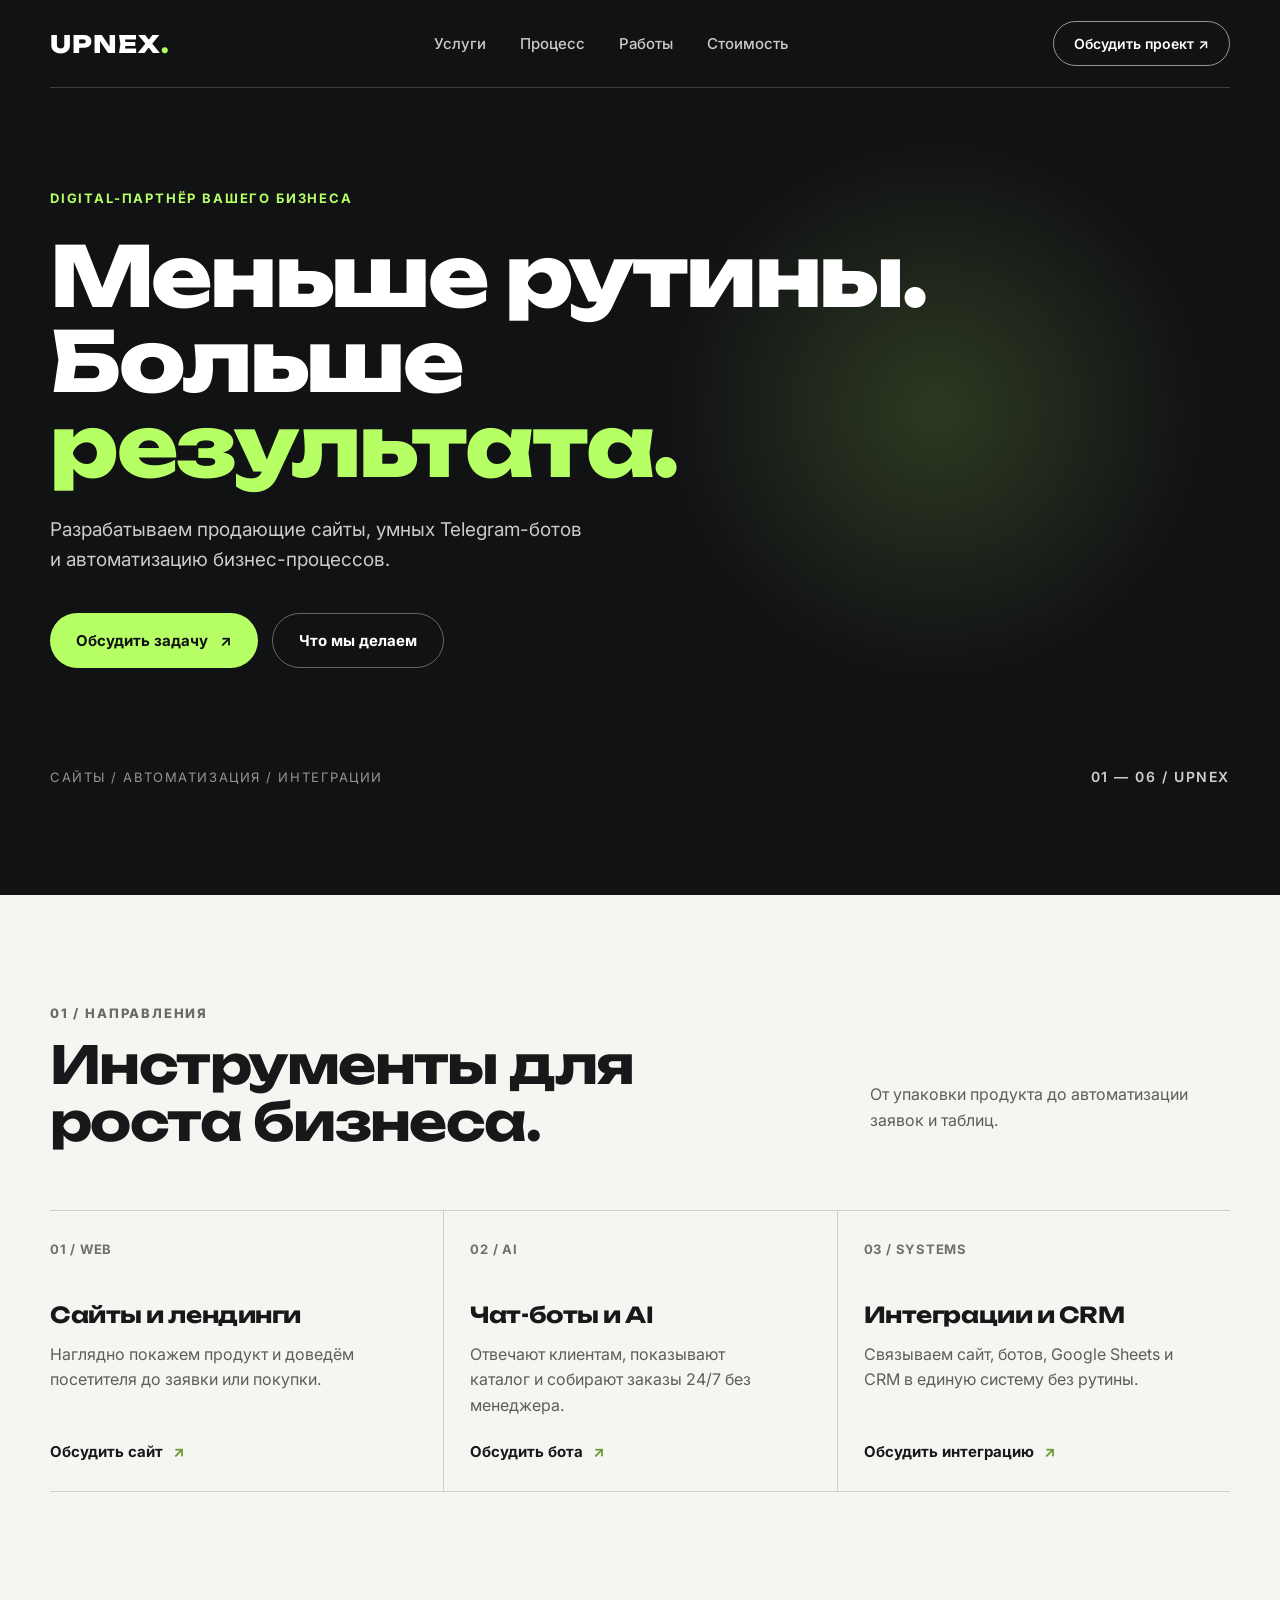
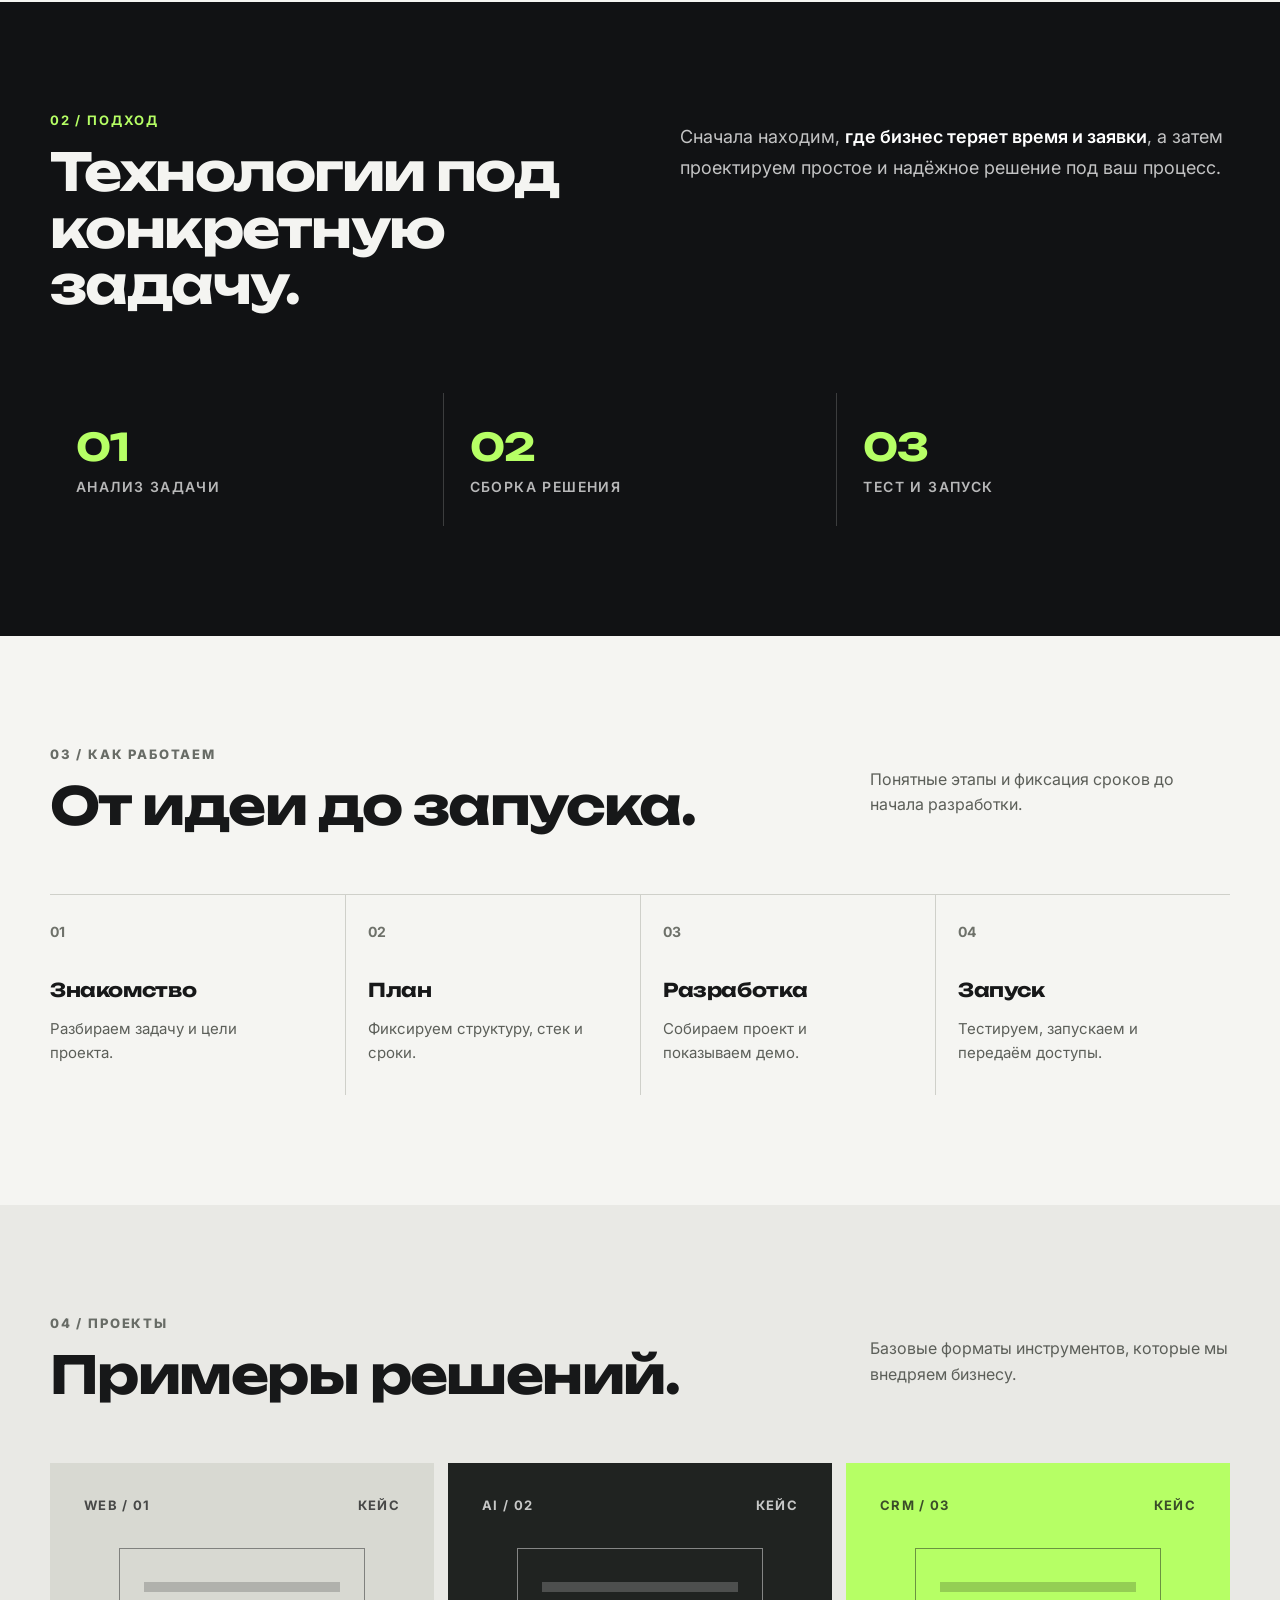
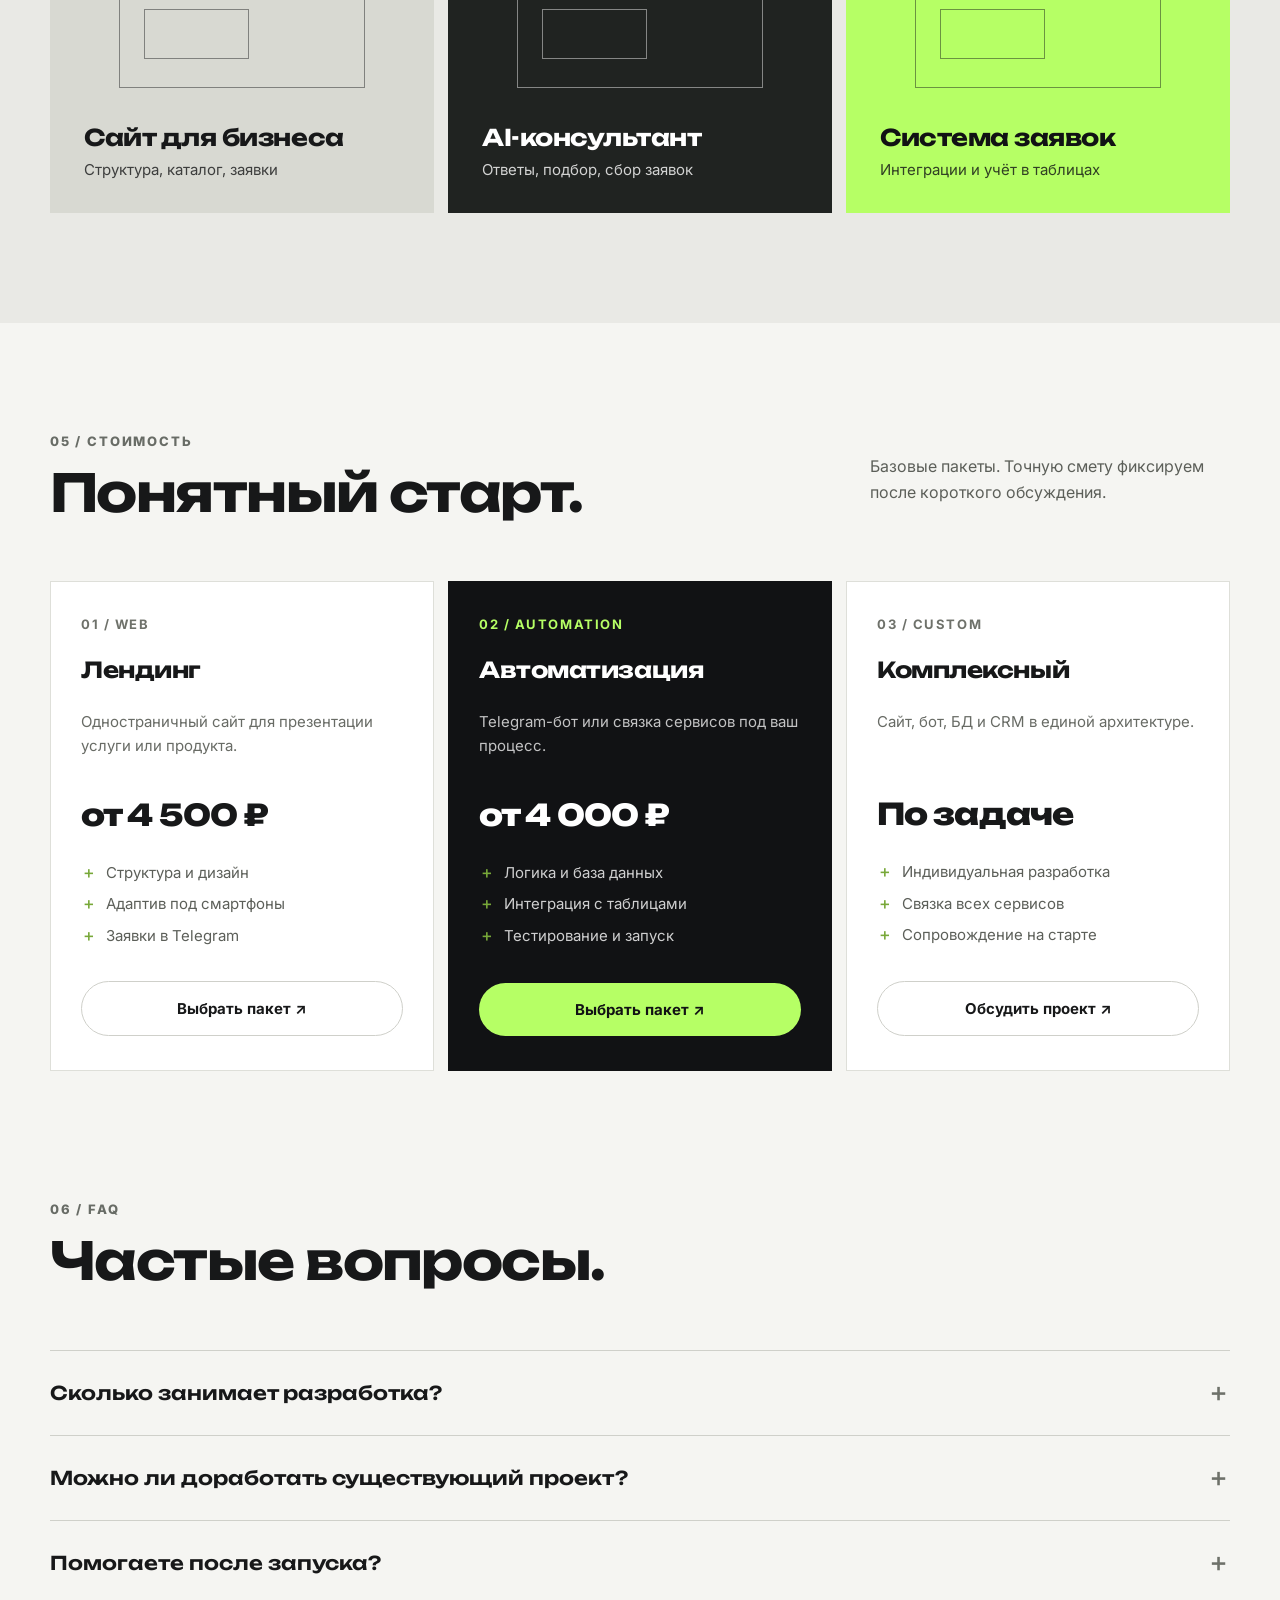
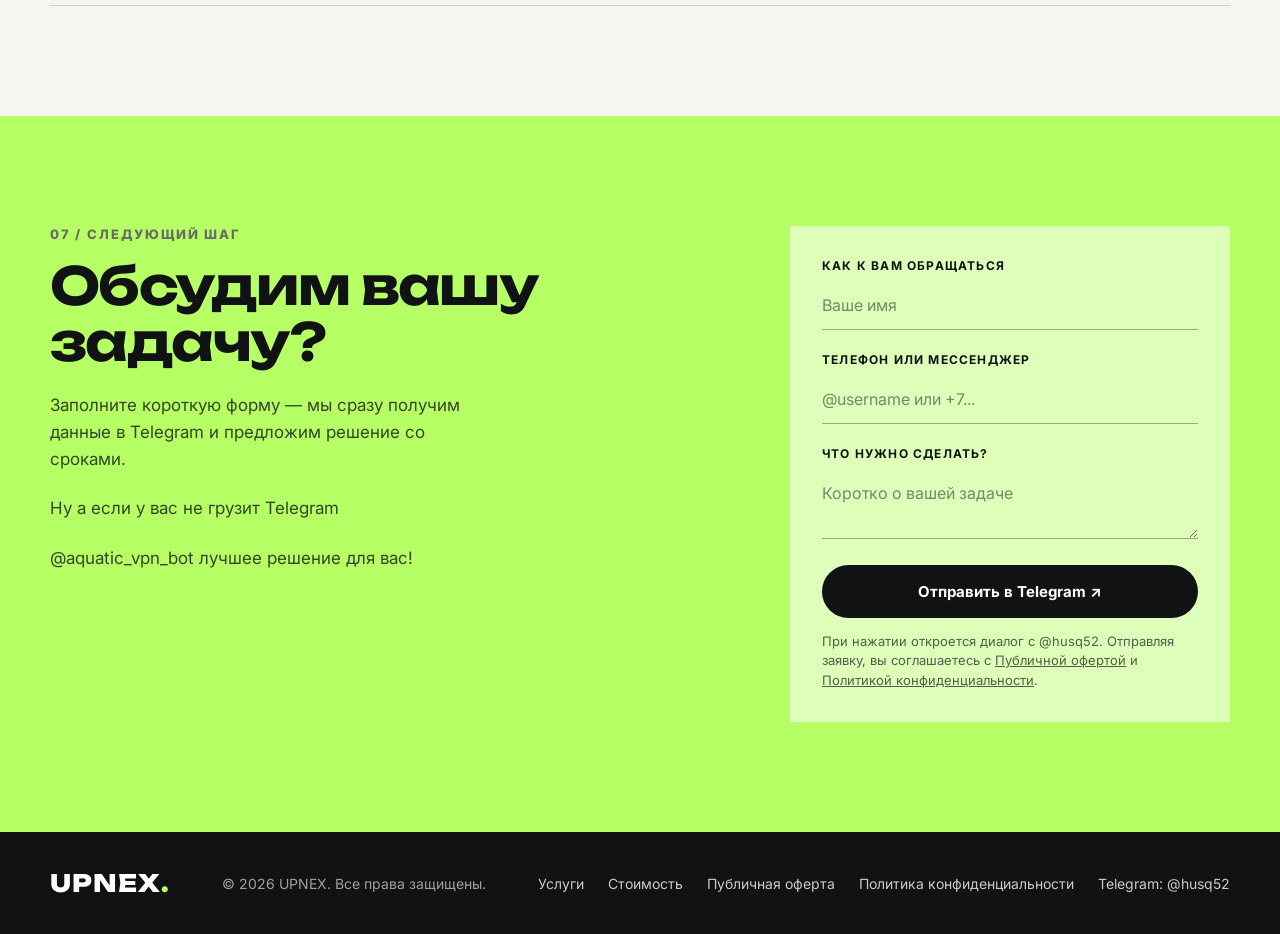
<file: index.html>
<!DOCTYPE html>
<html lang="ru">
<head>
  <meta charset="UTF-8">
  <meta name="viewport" content="width=device-width, initial-scale=1.0">

  <!-- Основные SEO-теги для Яндекса и Google -->
  <title>UPNEX — Разработка сайтов, Telegram-ботов и автоматизация бизнеса</title>
  <meta name="description" content="Команда UPNEX: разработка продающих сайтов и лендингов (от 4 500 ₽), создание Telegram-ботов с ИИ и каталогом из Google Sheets (от 4 000 ₽), базы данных SQLite и интеграция CRM под ключ.">
  <meta name="keywords" content="UPNEX, апнекс, разработка сайтов, создание сайтов под ключ, заказать лендинг, разработка телеграм ботов, создание тг ботов, чат-бот с ИИ, бот с каталогом Google Sheets, создание БД SQLite, интеграция CRM, автоматизация бизнеса, автоматизация заявок">
  <meta name="author" content="UPNEX">
  <meta name="robots" content="index, follow">
  <link rel="canonical" href="https://upnextech.pro/">

  <!-- Open Graph (красивое превью ссылки в Telegram, VK и мессенджерах) -->
  <meta property="og:type" content="website">
  <meta property="og:site_name" content="UPNEX">
  <meta property="og:title" content="UPNEX — Разработка сайтов, Telegram-ботов и автоматизация">
  <meta property="og:description" content="Создаём продающие сайты от 4 500 ₽, умных Telegram-ботов от 4 000 ₽ и связки с Google Sheets, SQLite и CRM без лишней рутины.">
  <meta property="og:url" content="https://upnextech.pro/">
  <meta property="og:locale" content="ru_RU">

  <!-- Карточка для Twitter / X и мессенджеров -->
  <meta name="twitter:card" content="summary_large_image">
  <meta name="twitter:title" content="UPNEX — Разработка сайтов, Telegram-ботов и автоматизация">
  <meta name="twitter:description" content="Сайты и лендинги, Telegram-боты с ИИ, интеграция Google Sheets и CRM под ключ.">

  <!-- Иконка сайта во вкладке браузера и поиске (Favicon) -->
  <link rel="icon" type="image/svg+xml" href="data:image/svg+xml,%3Csvg xmlns='http://www.w3.org/2000/svg' viewBox='0 0 100 100'%3E%3Crect width='100' height='100' rx='20' fill='%23111214'/%3E%3Cpolygon points='18,32 36,23 36,64 58,76 58,94 18,72' fill='%23ffffff'/%3E%3Cpolygon points='50,33 84,13 84,79 66,89 66,44 50,53' fill='%23b6ff65'/%3E%3C/svg%3E">

  <!-- Шрифты и стили -->
  <link rel="preconnect" href="https://fonts.googleapis.com">
  <link rel="preconnect" href="https://fonts.gstatic.com" crossorigin>
  <link href="https://fonts.googleapis.com/css2?family=Inter:wght@400;500;600;700&family=Syne:wght@700;800&family=Unbounded:wght@600;700;800&display=swap" rel="stylesheet">
  <link rel="stylesheet" href="style.css">

  <!-- Микроразметка Schema.org (JSON-LD) для поисковых систем -->
  <script type="application/ld+json">
  {
    "@context": "https://schema.org",
    "@type": "ProfessionalService",
    "name": "UPNEX",
    "url": "https://upnextech.pro/",
    "description": "Разработка сайтов, лендингов, Telegram-ботов с ИИ, баз данных SQLite и систем автоматизации бизнеса.",
    "priceRange": "3000-15000 RUB",
    "sameAs": [
      "https://t.me/husq52"
    ],
    "hasOfferCatalog": {
      "@type": "OfferCatalog",
      "name": "Услуги разработки и автоматизации UPNEX",
      "itemListElement": [
        {
          "@type": "Offer",
          "itemOffered": {
            "@type": "Service",
            "name": "Разработка одностраничного сайта (лендинга)"
          },
          "price": "4500",
          "priceCurrency": "RUB"
        },
        {
          "@type": "Offer",
          "itemOffered": {
            "@type": "Service",
            "name": "Разработка Telegram-бота и автоматизация"
          },
          "price": "4000",
          "priceCurrency": "RUB"
        },
        {
          "@type": "Offer",
          "itemOffered": {
            "@type": "Service",
            "name": "Интеграция Google Sheets, БД SQLite и CRM"
            },
          "price": "3000",
          "priceCurrency": "RUB"
        }
      ]
    }
  }
  </script>
</head>
<body>
<div id="app">
  <header>
    <div class="container nav">
      <a class="logo" href="#top">UPNEX<span>.</span></a>
      <nav class="nav-links">
        <a href="#services">Услуги</a>
        <a href="#process">Процесс</a>
        <a href="#cases">Работы</a>
        <a href="#prices">Стоимость</a>
      </nav>
      <a class="nav-cta tg-service-link" data-service="Обсуждение проекта" href="https://t.me/husq52" target="_blank" rel="noopener noreferrer">Обсудить проект ↗</a>
    </div>
  </header>

  <main id="top">
    <section class="hero">
      <div class="container">
        <div class="eyebrow">Digital-партнёр вашего бизнеса</div>
        <h1>Меньше рутины.<br>Больше <span>результата.</span></h1>
        <p class="hero-copy">Разрабатываем продающие сайты, умных Telegram-ботов и автоматизацию бизнес-процессов.</p>
        <div class="hero-actions">
          <a class="btn btn-primary tg-service-link" data-service="Консультация по задаче" href="https://t.me/husq52" target="_blank" rel="noopener noreferrer">Обсудить задачу <span>↗</span></a>
          <a class="btn btn-ghost" href="#services">Что мы делаем</a>
        </div>
        <div class="hero-bottom">
          <span>Сайты / Автоматизация / Интеграции</span>
          <span class="hero-index">01 — 06 / UPNEX</span>
        </div>
      </div>
    </section>

    <section class="section section-light" id="services">
      <div class="container">
        <div class="section-head">
          <div>
            <div class="kicker">01 / Направления</div>
            <h2>Инструменты для роста бизнеса.</h2>
          </div>
          <p class="section-intro">От упаковки продукта до автоматизации заявок и таблиц.</p>
        </div>
        <div class="services-grid">
          <article class="service">
            <div class="service-number">01 / WEB</div>
            <h3>Сайты и лендинги</h3>
            <p>Наглядно покажем продукт и доведём посетителя до заявки или покупки.</p>
            <a class="service-link tg-service-link" data-service="Сайты и лендинги" href="https://t.me/husq52" target="_blank" rel="noopener noreferrer">Обсудить сайт <span>↗</span></a>
          </article>
          <article class="service">
            <div class="service-number">02 / AI</div>
            <h3>Чат-боты и AI</h3>
            <p>Отвечают клиентам, показывают каталог и собирают заказы 24/7 без менеджера.</p>
            <a class="service-link tg-service-link" data-service="Чат-боты и AI" href="https://t.me/husq52" target="_blank" rel="noopener noreferrer">Обсудить бота <span>↗</span></a>
          </article>
          <article class="service">
            <div class="service-number">03 / SYSTEMS</div>
            <h3>Интеграции и CRM</h3>
            <p>Связываем сайт, ботов, Google Sheets и CRM в единую систему без рутины.</p>
            <a class="service-link tg-service-link" data-service="Интеграции и CRM" href="https://t.me/husq52" target="_blank" rel="noopener noreferrer">Обсудить интеграцию <span>↗</span></a>
          </article>
        </div>
      </div>
    </section>

    <section class="section section-dark">
      <div class="container">
        <div class="statement">
          <div>
            <div class="eyebrow">02 / Подход</div>
            <h2>Технологии под конкретную задачу.</h2>
          </div>
          <div class="statement-copy">Сначала находим, <strong>где бизнес теряет время и заявки</strong>, а затем проектируем простое и надёжное решение под ваш процесс.</div>
        </div>
        <div class="metrics">
          <div class="metric"><strong>01</strong><span>Анализ задачи</span></div>
          <div class="metric"><strong>02</strong><span>Сборка решения</span></div>
          <div class="metric"><strong>03</strong><span>Тест и запуск</span></div>
        </div>
      </div>
    </section>
    <section class="section section-light" id="process">
      <div class="container">
        <div class="section-head">
          <div>
            <div class="kicker">03 / Как работаем</div>
            <h2>От идеи до запуска.</h2>
          </div>
          <p class="section-intro">Понятные этапы и фиксация сроков до начала разработки.</p>
        </div>
        <div class="steps">
          <article class="step"><div class="step-no">01</div><h3>Знакомство</h3><p>Разбираем задачу и цели проекта.</p></article>
          <article class="step"><div class="step-no">02</div><h3>План</h3><p>Фиксируем структуру, стек и сроки.</p></article>
          <article class="step"><div class="step-no">03</div><h3>Разработка</h3><p>Собираем проект и показываем демо.</p></article>
          <article class="step"><div class="step-no">04</div><h3>Запуск</h3><p>Тестируем, запускаем и передаём доступы.</p></article>
        </div>
      </div>
    </section>

    <section class="section section-muted" id="cases">
      <div class="container">
        <div class="section-head">
          <div>
            <div class="kicker">04 / Проекты</div>
            <h2>Примеры решений.</h2>
          </div>
          <p class="section-intro">Базовые форматы инструментов, которые мы внедряем бизнесу.</p>
        </div>
        <div class="work-grid">
          <article class="work-card">
            <div class="work-top"><span>WEB / 01</span><span>Кейс</span></div>
            <div class="work-visual"></div>
            <div><h3>Сайт для бизнеса</h3><p>Структура, каталог, заявки</p></div>
          </article>
          <article class="work-card">
            <div class="work-top"><span>AI / 02</span><span>Кейс</span></div>
            <div class="work-visual"></div>
            <div><h3>AI-консультант</h3><p>Ответы, подбор, сбор заявок</p></div>
          </article>
          <article class="work-card">
            <div class="work-top"><span>CRM / 03</span><span>Кейс</span></div>
            <div class="work-visual"></div>
            <div><h3>Система заявок</h3><p>Интеграции и учёт в таблицах</p></div>
          </article>
        </div>
      </div>
    </section>

    <section class="section section-light" id="prices">
      <div class="container">
        <div class="section-head">
          <div>
            <div class="kicker">05 / Стоимость</div>
            <h2>Понятный старт.</h2>
          </div>
          <p class="section-intro">Базовые пакеты. Точную смету фиксируем после короткого обсуждения.</p>
        </div>
        <div class="pricing-grid">
          <article class="price-card">
            <div class="price-label">01 / Web</div>
            <h3>Лендинг</h3>
            <p class="price-desc">Одностраничный сайт для презентации услуги или продукта.</p>
            <div class="price">от 4 500 ₽</div>
            <ul>
              <li>Структура и дизайн</li>
              <li>Адаптив под смартфоны</li>
              <li>Заявки в Telegram</li>
            </ul>
            <a class="btn btn-ghost btn-light-card tg-service-link" data-service="Лендинг (от 4 500 ₽)" href="https://t.me/husq52" target="_blank" rel="noopener noreferrer">Выбрать пакет ↗</a>
          </article>
          <article class="price-card featured">
            <div class="price-label">02 / Automation</div>
            <h3>Автоматизация</h3>
            <p class="price-desc">Telegram-бот или связка сервисов под ваш процесс.</p>
            <div class="price">от 4 000 ₽</div>
            <ul>
              <li>Логика и база данных</li>
              <li>Интеграция с таблицами</li>
              <li>Тестирование и запуск</li>
            </ul>
            <a class="btn btn-primary tg-service-link" data-service="Автоматизация (от 4 000 ₽)" href="https://t.me/husq52" target="_blank" rel="noopener noreferrer">Выбрать пакет ↗</a>
            </article>
          <article class="price-card">
            <div class="price-label">03 / Custom</div>
            <h3>Комплексный</h3>
            <p class="price-desc">Сайт, бот, БД и CRM в единой архитектуре.</p>
            <div class="price">По задаче</div>
            <ul>
              <li>Индивидуальная разработка</li>
              <li>Связка всех сервисов</li>
              <li>Сопровождение на старте</li>
            </ul>
            <a class="btn btn-ghost btn-light-card tg-service-link" data-service="Комплексное решение" href="https://t.me/husq52" target="_blank" rel="noopener noreferrer">Обсудить проект ↗</a>
          </article>
        </div>
      </div>
    </section>

    <section class="section section-light section-faq">
      <div class="container">
        <div class="section-head">
          <div>
            <div class="kicker">06 / FAQ</div>
            <h2>Частые вопросы.</h2>
          </div>
        </div>
        <div class="faq-list">
          <div class="faq-item">
            <button class="faq-q"><span>Сколько занимает разработка?</span><span>＋</span></button>
            <div class="faq-a">Лендинг или базовый бот — от 2 до 5 дней. Точный срок называем до старта работ.</div>
          </div>
          <div class="faq-item">
            <button class="faq-q"><span>Можно ли доработать существующий проект?</span><span>＋</span></button>
            <div class="faq-a">Да. Обновим дизайн сайта, подключим базу данных SQLite, Google Sheets или CRM к вашему боту.</div>
          </div>
          <div class="faq-item">
            <button class="faq-q"><span>Помогаете после запуска?</span><span>＋</span></button>
            <div class="faq-a">Да. Передаём все исходники, помогаем с размещением на хостинге и остаёмся на связи.</div>
          </div>
        </div>
      </div>
    </section>

    <section class="contact" id="contact">
      <div class="container contact-layout">
        <div>
          <div class="kicker">07 / Следующий шаг</div>
          <h2>Обсудим вашу задачу?</h2>
          <p class="contact-copy">Заполните короткую форму — мы сразу получим данные в Telegram и предложим решение со сроками. <br></p>
          <p class="contact-copy"> Ну а если у вас не грузит Telegram  </p>
         <p class="contact-copy"> @aquatic_vpn_bot лучшее решение для вас! </p>
        </div>
        <form class="form" id="leadForm">
          <label for="name">Как к вам обращаться</label>
          <input id="name" name="name" placeholder="Ваше имя" required>
          <label for="contactWay">Телефон или мессенджер</label>
          <input id="contactWay" name="contact" placeholder="@username или +7..." required>
          <label for="task">Что нужно сделать?</label>
          <textarea id="task" name="task" placeholder="Коротко о вашей задаче" required></textarea>
          <button class="btn" type="submit">Отправить в Telegram ↗</button>
        <div class="form-note">При нажатии откроется диалог с @husq52. Отправляя заявку, вы соглашаетесь с <a href="upnex_public_offer-v2.html" target="_blank" rel="noopener noreferrer" style="text-decoration: underline;">Публичной офертой</a> и <a href="upnex_privacy_policy.html" target="_blank" rel="noopener noreferrer" style="text-decoration: underline;">Политикой конфиденциальности</a>.</div>
        </form>
      </div>
    </section>
  </main>

<footer>
    <div class="container footer-row">
      <a class="logo" href="#top">UPNEX<span>.</span></a>
      <div class="footer-meta">© 2026 UPNEX. Все права защищены.</div>
      <div class="footer-links">
        <a href="#services">Услуги</a>
        <a href="#prices">Стоимость</a>
        <a href="upnex_publicofert.html" target="_blank" rel="noopener noreferrer">Публичная оферта</a>
        <a href="upnex_politikaconf.html" target="_blank" rel="noopener noreferrer">Политика конфиденциальности</a>
        <a href="https://t.me/husq52" target="_blank" rel="noopener noreferrer">Telegram: @husq52</a>
      </div>
    </div>
  </footer>
</div>

<script>
var TG_USERNAME = "husq52";

// 1. Все кнопки услуг и пакетов ведут в @husq52 с нужным шаблоном текста
document.querySelectorAll(".tg-service-link").forEach(function (link) {
  var serviceName = link.getAttribute("data-service") || "Разработка проекта";
  var text = "Здравствуйте, заинтересовала данная услуга: " + serviceName + ", расскажите поподробнее по деталям и срокам";
  link.href = "https://t.me/" + TG_USERNAME + "?text=" + encodeURIComponent(text);
});

// 2. Раскрытие вопросов в FAQ
document.querySelectorAll(".faq-q").forEach(function (button) {
  button.addEventListener("click", function () {
    button.parentElement.classList.toggle("open");
  });
});
// 3. Нижняя форма собирает введённые данные и отправляет их в сообщение @husq52
var form = document.getElementById("leadForm");
form.addEventListener("submit", function (event) {
  event.preventDefault();
  var name = document.getElementById("name").value.trim();
  var contactWay = document.getElementById("contactWay").value.trim();
  var task = document.getElementById("task").value.trim();

  var formMessage = "Здравствуйте! Заявка с сайта UPNEX:\n\n" +
    "Имя: " + name + "\n" +
    "Контакт: " + contactWay + "\n" +
    "Задача: " + task;

  var tgUrl = "https://t.me/" + TG_USERNAME + "?text=" + encodeURIComponent(formMessage);
  window.open(tgUrl, "_blank");
});
</script>
</body>
</html>
</file>
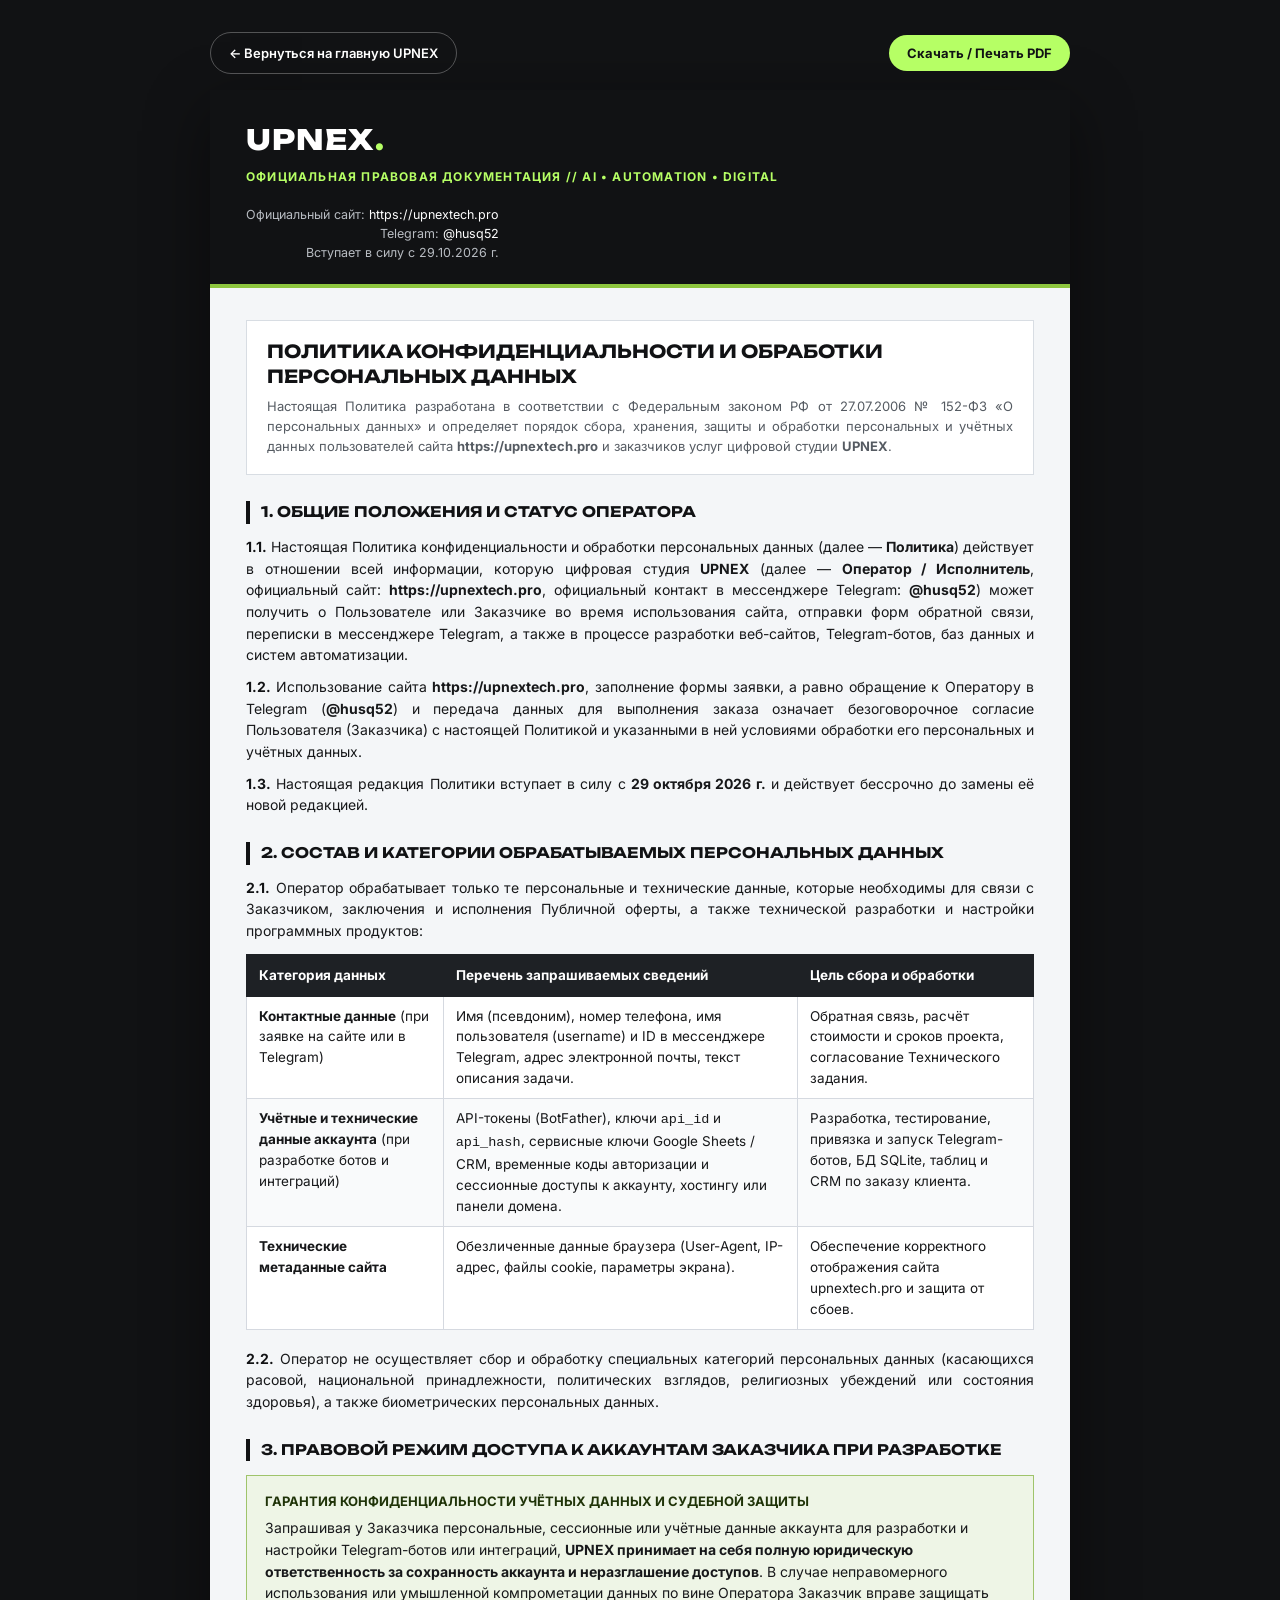
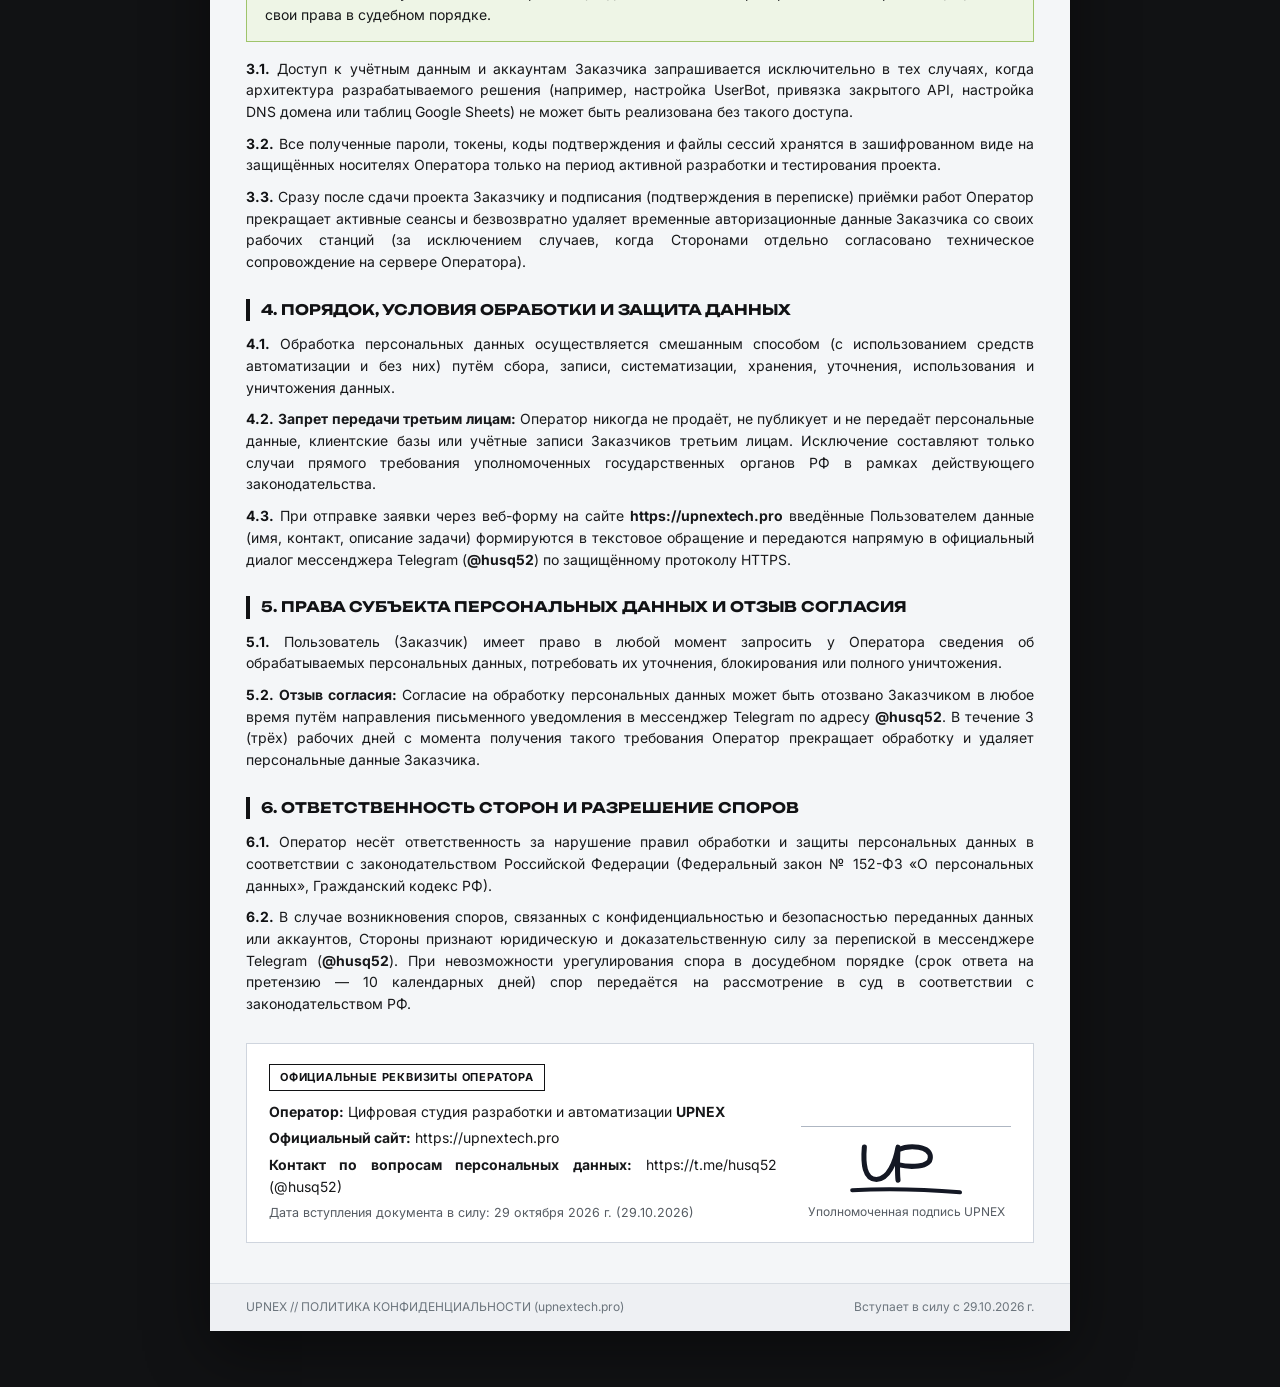
<file: upnex_politikaconf.html>
<!DOCTYPE html>
<html lang="ru">
<head>
<meta charset="UTF-8">
<meta name="viewport" content="width=device-width, initial-scale=1.0">
<title>Политика конфиденциальности и обработки персональных данных — UPNEX</title>
<link rel="preconnect" href="https://fonts.googleapis.com">
<link rel="preconnect" href="https://fonts.gstatic.com" crossorigin>
<link href="https://fonts.googleapis.com/css2?family=Inter:wght@400;500;600;700&family=Unbounded:wght@700;800&display=swap" rel="stylesheet">
<style>
  *, *::before, *::after {
    box-sizing: border-box;
  }
  body {
    margin: 0;
    padding: 32px 16px 60px;
    background-color: #111214;
    color: #17181a;
    font-family: 'Inter', Arial, sans-serif;
    font-size: 14px;
    line-height: 1.55;
  }
  .doc-ActionsBar {
    max-width: 860px;
    margin: 0 auto 16px auto;
    display: flex;
    justify-content: space-between;
    align-items: center;
    gap: 12px;
  }
  .back-btn {
    display: inline-flex;
    align-items: center;
    gap: 8px;
    color: #ffffff;
    text-decoration: none;
    font-size: 13px;
    font-weight: 600;
    padding: 10px 18px;
    border: 1px solid rgba(255,255,255,0.28);
    border-radius: 999px;
    transition: background 0.2s, color 0.2s;
  }
  .back-btn:hover {
    background: #b6ff65;
    color: #111214;
    border-color: #b6ff65;
  }
  .print-btn {
    display: inline-flex;
    align-items: center;
    gap: 8px;
    background: #b6ff65;
    color: #111214;
    border: 0;
    border-radius: 999px;
    padding: 10px 18px;
    font-size: 13px;
    font-weight: 700;
    cursor: pointer;
    font-family: inherit;
  }
  .page-sheet {
    max-width: 860px;
    margin: 0 auto;
    background-color: #f4f6f8;
    box-shadow: 0 20px 60px rgba(0,0,0,0.45);
    overflow: hidden;
  }
  .top-banner {
    padding: 28px 36px 22px 36px;
    background-color: #111214;
    color: #ffffff;
    border-bottom: 4px solid #8ec63f;
    display: flex;
    justify-content: space-between;
    align-items: center;
    gap: 20px;
    flex-wrap: wrap;
  }
  .brand-title {
    font-family: 'Unbounded', sans-serif;
    font-size: 28px;
    font-weight: 800;
    letter-spacing: 0.04em;
    margin: 0 0 6px 0;
    color: #ffffff;
  }
  .brand-dot {
    color: #b6ff65;
  }
  .doc-subtitle {
    font-size: 12px;
    text-transform: uppercase;
    letter-spacing: 1.2px;
    color: #b6ff65;
    margin: 0;
    font-weight: 700;
  }
  .banner-right {
    text-align: right;
    font-size: 12.5px;
    color: #b8bcc2;
    line-height: 1.5;
  }
  .banner-right a {
    color: #ffffff;
    text-decoration: none;
  }
  .sheet-content {
    padding: 32px 36px 40px 36px;
  }
  .doc-header-box {
    background-color: #ffffff;
    border: 1px solid #d8dde3;
    padding: 18px 20px;
    margin-bottom: 22px;
  }
  h1 {
    font-family: 'Unbounded', sans-serif;
    font-size: 18px;
    line-height: 1.35;
    font-weight: 700;
    text-transform: uppercase;
    margin: 0 0 8px 0;
    color: #111214;
  }
  .meta-line {
    font-size: 13px;
    color: #555b62;
    margin: 0;
  }
  h2 {
    font-family: 'Unbounded', sans-serif;
    font-size: 14.5px;
    font-weight: 700;
    color: #111214;
    text-transform: uppercase;
    border-left: 4px solid #111214;
    padding-left: 11px;
    margin: 26px 0 12px 0;
  }
  p {
    margin: 0 0 10px 0;
    text-align: justify;
  }
  .clause-num {
    font-weight: 700;
    color: #111214;
  }
  .alert-box {
    background-color: #eef5e6;
    border: 1px solid #9fc46b;
    padding: 15px 18px;
    margin: 14px 0 16px 0;
  }
  .alert-title {
    font-weight: 700;
    font-size: 13px;
    color: #1f3308;
    margin-bottom: 6px;
    text-transform: uppercase;
  }
  .table-wrap {
    overflow-x: auto;
    margin: 12px 0 18px 0;
  }
  .data-table {
    width: 100%;
    border-collapse: collapse;
    background-color: #ffffff;
    font-size: 13.5px;
  }
  .data-table th {
    background-color: #1e2125;
    color: #ffffff;
    text-align: left;
    padding: 10px 12px;
    font-weight: 700;
    border: 1px solid #1e2125;
  }
  .data-table td {
    padding: 9px 12px;
    border: 1px solid #d5d9e0;
    vertical-align: top;
  }
  .data-table tr:nth-child(even) td {
    background-color: #f9fafb;
  }
  .sig-block {
    margin-top: 28px;
    background-color: #ffffff;
    border: 1px solid #cfd5de;
    padding: 20px 22px;
    display: flex;
    justify-content: space-between;
    align-items: flex-end;
    gap: 24px;
    flex-wrap: wrap;
  }
  .sig-col-left {
    flex: 1 1 320px;
  }
  .sig-col-right {
    flex: 0 0 auto;
    text-align: right;
  }
  .sig-box-inner {
    display: inline-block;
    text-align: center;
    border-top: 1px solid #aeb6c2;
    padding-top: 8px;
    width: 210px;
  }
  .sig-img {
    height: 64px;
    width: auto;
    display: block;
    margin: 0 auto 4px auto;
  }
  .sig-caption {
    font-size: 12px;
    color: #555b62;
  }
  .stamp-badge {
    display: inline-block;
    border: 1.5px solid #111214;
    padding: 4px 10px;
    font-size: 11px;
    font-weight: 700;
    letter-spacing: 0.8px;
    text-transform: uppercase;
    margin-bottom: 10px;
    color: #111214;
  }
  .sheet-footer {
    border-top: 1px solid #d8dde3;
    padding: 14px 36px;
    display: flex;
    justify-content: space-between;
    font-size: 12px;
    color: #6c757d;
    background: #eef0f3;
  }
  @media (max-width: 640px) {
    body { padding: 12px 8px 36px; }
    .top-banner, .sheet-content, .sheet-footer { padding-left: 18px; padding-right: 18px; }
    .banner-right { text-align: left; }
    h1 { font-size: 15px; }
    p { text-align: left; }
  }
  @media print {
    body { background: #f4f6f8; padding: 0; }
    .doc-ActionsBar { display: none; }
    .page-sheet { box-shadow: none; max-width: 100%; }
  }
</style>
</head>
<body>

<div class="doc-ActionsBar">
  <a href="index.html" class="back-btn">← Вернуться на главную UPNEX</a>
  <button class="print-btn" onclick="window.print()">Скачать / Печать PDF</button>
</div>

<div class="page-sheet">
  <div class="top-banner">
    <div class="banner-left">
      <div class="brand-title">UPNEX<span class="brand-dot">.</span></div>
      <div class="doc-subtitle">Официальная правовая документация // AI • Automation • Digital</div>
    </div>
    <div class="banner-right">
      Официальный сайт: <a href="https://upnextech.pro">https://upnextech.pro</a><br>
      Telegram: <a href="https://t.me/husq52" target="_blank" rel="noopener noreferrer">@husq52</a><br>
      Вступает в силу с 29.10.2026 г.
    </div>
  </div>

  <div class="sheet-content">
    <div class="doc-header-box">
      <h1>Политика конфиденциальности и обработки персональных данных</h1>
      <p class="meta-line">Настоящая Политика разработана в соответствии с Федеральным законом РФ от 27.07.2006 № 152-ФЗ «О персональных данных» и определяет порядок сбора, хранения, защиты и обработки персональных и учётных данных пользователей сайта <strong>https://upnextech.pro</strong> и заказчиков услуг цифровой студии <strong>UPNEX</strong>.</p>
    </div>

    <h2>1. Общие положения и статус Оператора</h2>
    <p><span class="clause-num">1.1.</span> Настоящая Политика конфиденциальности и обработки персональных данных (далее — <strong>Политика</strong>) действует в отношении всей информации, которую цифровая студия <strong>UPNEX</strong> (далее — <strong>Оператор / Исполнитель</strong>, официальный сайт: <strong>https://upnextech.pro</strong>, официальный контакт в мессенджере Telegram: <strong>@husq52</strong>) может получить о Пользователе или Заказчике во время использования сайта, отправки форм обратной связи, переписки в мессенджере Telegram, а также в процессе разработки веб-сайтов, Telegram-ботов, баз данных и систем автоматизации.</p>
    <p><span class="clause-num">1.2.</span> Использование сайта <strong>https://upnextech.pro</strong>, заполнение формы заявки, а равно обращение к Оператору в Telegram (<strong>@husq52</strong>) и передача данных для выполнения заказа означает безоговорочное согласие Пользователя (Заказчика) с настоящей Политикой и указанными в ней условиями обработки его персональных и учётных данных.</p>
    <p><span class="clause-num">1.3.</span> Настоящая редакция Политики вступает в силу с <strong>29 октября 2026 г.</strong> и действует бессрочно до замены её новой редакцией.</p>

    <h2>2. Состав и категории обрабатываемых персональных данных</h2>
    <p><span class="clause-num">2.1.</span> Оператор обрабатывает только те персональные и технические данные, которые необходимы для связи с Заказчиком, заключения и исполнения Публичной оферты, а также технической разработки и настройки программных продуктов:</p>

    <div class="table-wrap">
      <table class="data-table">
        <thead>
          <tr>
            <th style="width: 25%;">Категория данных</th>
            <th style="width: 45%;">Перечень запрашиваемых сведений</th>
            <th style="width: 30%;">Цель сбора и обработки</th>
          </tr>
        </thead>
        <tbody>
          <tr>
            <td><strong>Контактные данные</strong> (при заявке на сайте или в Telegram)</td>
            <td>Имя (псевдоним), номер телефона, имя пользователя (username) и ID в мессенджере Telegram, адрес электронной почты, текст описания задачи.</td>
            <td>Обратная связь, расчёт стоимости и сроков проекта, согласование Технического задания.</td>
          </tr>
          <tr>
            <td><strong>Учётные и технические данные аккаунта</strong> (при разработке ботов и интеграций)</td>
            <td>API-токены (BotFather), ключи <code>api_id</code> и <code>api_hash</code>, сервисные ключи Google Sheets / CRM, временные коды авторизации и сессионные доступы к аккаунту, хостингу или панели домена.</td>
            <td>Разработка, тестирование, привязка и запуск Telegram-ботов, БД SQLite, таблиц и CRM по заказу клиента.</td>
          </tr>
          <tr>
            <td><strong>Технические метаданные сайта</strong></td>
            <td>Обезличенные данные браузера (User-Agent, IP-адрес, файлы cookie, параметры экрана).</td>
            <td>Обеспечение корректного отображения сайта upnextech.pro и защита от сбоев.</td>
          </tr>
        </tbody>
      </table>
    </div>

    <p><span class="clause-num">2.2.</span> Оператор не осуществляет сбор и обработку специальных категорий персональных данных (касающихся расовой, национальной принадлежности, политических взглядов, религиозных убеждений или состояния здоровья), а также биометрических персональных данных.</p>

    <h2>3. Правовой режим доступа к аккаунтам Заказчика при разработке</h2>

    <div class="alert-box">
      <div class="alert-title">Гарантия конфиденциальности учётных данных и судебной защиты</div>
      Запрашивая у Заказчика персональные, сессионные или учётные данные аккаунта для разработки и настройки Telegram-ботов или интеграций, <strong>UPNEX принимает на себя полную юридическую ответственность за сохранность аккаунта и неразглашение доступов</strong>. В случае неправомерного использования или умышленной компрометации данных по вине Оператора Заказчик вправе защищать свои права в судебном порядке.
    </div>

    <p><span class="clause-num">3.1.</span> Доступ к учётным данным и аккаунтам Заказчика запрашивается исключительно в тех случаях, когда архитектура разрабатываемого решения (например, настройка UserBot, привязка закрытого API, настройка DNS домена или таблиц Google Sheets) не может быть реализована без такого доступа.</p>
    <p><span class="clause-num">3.2.</span> Все полученные пароли, токены, коды подтверждения и файлы сессий хранятся в зашифрованном виде на защищённых носителях Оператора только на период активной разработки и тестирования проекта.</p>
    <p><span class="clause-num">3.3.</span> Сразу после сдачи проекта Заказчику и подписания (подтверждения в переписке) приёмки работ Оператор прекращает активные сеансы и безвозвратно удаляет временные авторизационные данные Заказчика со своих рабочих станций (за исключением случаев, когда Сторонами отдельно согласовано техническое сопровождение на сервере Оператора).</p>

    <h2>4. Порядок, условия обработки и защита данных</h2>
    <p><span class="clause-num">4.1.</span> Обработка персональных данных осуществляется смешанным способом (с использованием средств автоматизации и без них) путём сбора, записи, систематизации, хранения, уточнения, использования и уничтожения данных.</p>
    <p><span class="clause-num">4.2.</span> <strong>Запрет передачи третьим лицам:</strong> Оператор никогда не продаёт, не публикует и не передаёт персональные данные, клиентские базы или учётные записи Заказчиков третьим лицам. Исключение составляют только случаи прямого требования уполномоченных государственных органов РФ в рамках действующего законодательства.</p>
    <p><span class="clause-num">4.3.</span> При отправке заявки через веб-форму на сайте <strong>https://upnextech.pro</strong> введённые Пользователем данные (имя, контакт, описание задачи) формируются в текстовое обращение и передаются напрямую в официальный диалог мессенджера Telegram (<strong>@husq52</strong>) по защищённому протоколу HTTPS.</p>

    <h2>5. Права субъекта персональных данных и отзыв согласия</h2>
    <p><span class="clause-num">5.1.</span> Пользователь (Заказчик) имеет право в любой момент запросить у Оператора сведения об обрабатываемых персональных данных, потребовать их уточнения, блокирования или полного уничтожения.</p>
    <p><span class="clause-num">5.2.</span> <strong>Отзыв согласия:</strong> Согласие на обработку персональных данных может быть отозвано Заказчиком в любое время путём направления письменного уведомления в мессенджер Telegram по адресу <strong>@husq52</strong>. В течение 3 (трёх) рабочих дней с момента получения такого требования Оператор прекращает обработку и удаляет персональные данные Заказчика.</p>

    <h2>6. Ответственность Сторон и разрешение споров</h2>
    <p><span class="clause-num">6.1.</span> Оператор несёт ответственность за нарушение правил обработки и защиты персональных данных в соответствии с законодательством Российской Федерации (Федеральный закон № 152-ФЗ «О персональных данных», Гражданский кодекс РФ).</p>
    <p><span class="clause-num">6.2.</span> В случае возникновения споров, связанных с конфиденциальностью и безопасностью переданных данных или аккаунтов, Стороны признают юридическую и доказательственную силу за перепиской в мессенджере Telegram (<strong>@husq52</strong>). При невозможности урегулирования спора в досудебном порядке (срок ответа на претензию — 10 календарных дней) спор передаётся на рассмотрение в суд в соответствии с законодательством РФ.</p>

    <div class="sig-block">
      <div class="sig-col-left">
        <div class="stamp-badge">ОФИЦИАЛЬНЫЕ РЕКВИЗИТЫ ОПЕРАТОРА</div>
        <p style="margin-bottom: 5px;"><strong>Оператор:</strong> Цифровая студия разработки и автоматизации <strong>UPNEX</strong></p>
        <p style="margin-bottom: 5px;"><strong>Официальный сайт:</strong> https://upnextech.pro</p>
        <p style="margin-bottom: 5px;"><strong>Контакт по вопросам персональных данных:</strong> https://t.me/husq52 (@husq52)</p>
        <p style="margin-bottom: 0; font-size: 12.5px; color: #555b62;">Дата вступления документа в силу: 29 октября 2026 г. (29.10.2026)</p>
      </div>
      <div class="sig-col-right">
        <div class="sig-box-inner">
          <svg class="sig-img" viewBox="0 0 220 95" fill="none" xmlns="http://www.w3.org/2000/svg">
            <path d="M48 18 C46 42, 48 66, 66 66 C84 66, 94 40, 98 18 C97 42, 97 58, 98 67" stroke="#141824" stroke-width="7.5" stroke-linecap="round" stroke-linejoin="round"/>
            <path d="M98 22 C115 14, 146 16, 146 33 C146 49, 114 48, 98 44" stroke="#141824" stroke-width="7.5" stroke-linecap="round" stroke-linejoin="round"/>
            <path d="M30 82 C82 79, 142 81, 190 85" stroke="#141824" stroke-width="6" stroke-linecap="round"/>
          </svg>
          <div class="sig-caption">Уполномоченная подпись UPNEX</div>
        </div>
      </div>
    </div>
  </div>

  <div class="sheet-footer">
    <span>UPNEX // ПОЛИТИКА КОНФИДЕНЦИАЛЬНОСТИ (upnextech.pro)</span>
    <span>Вступает в силу с 29.10.2026 г.</span>
  </div>
</div>

</body>
</html>
</file>
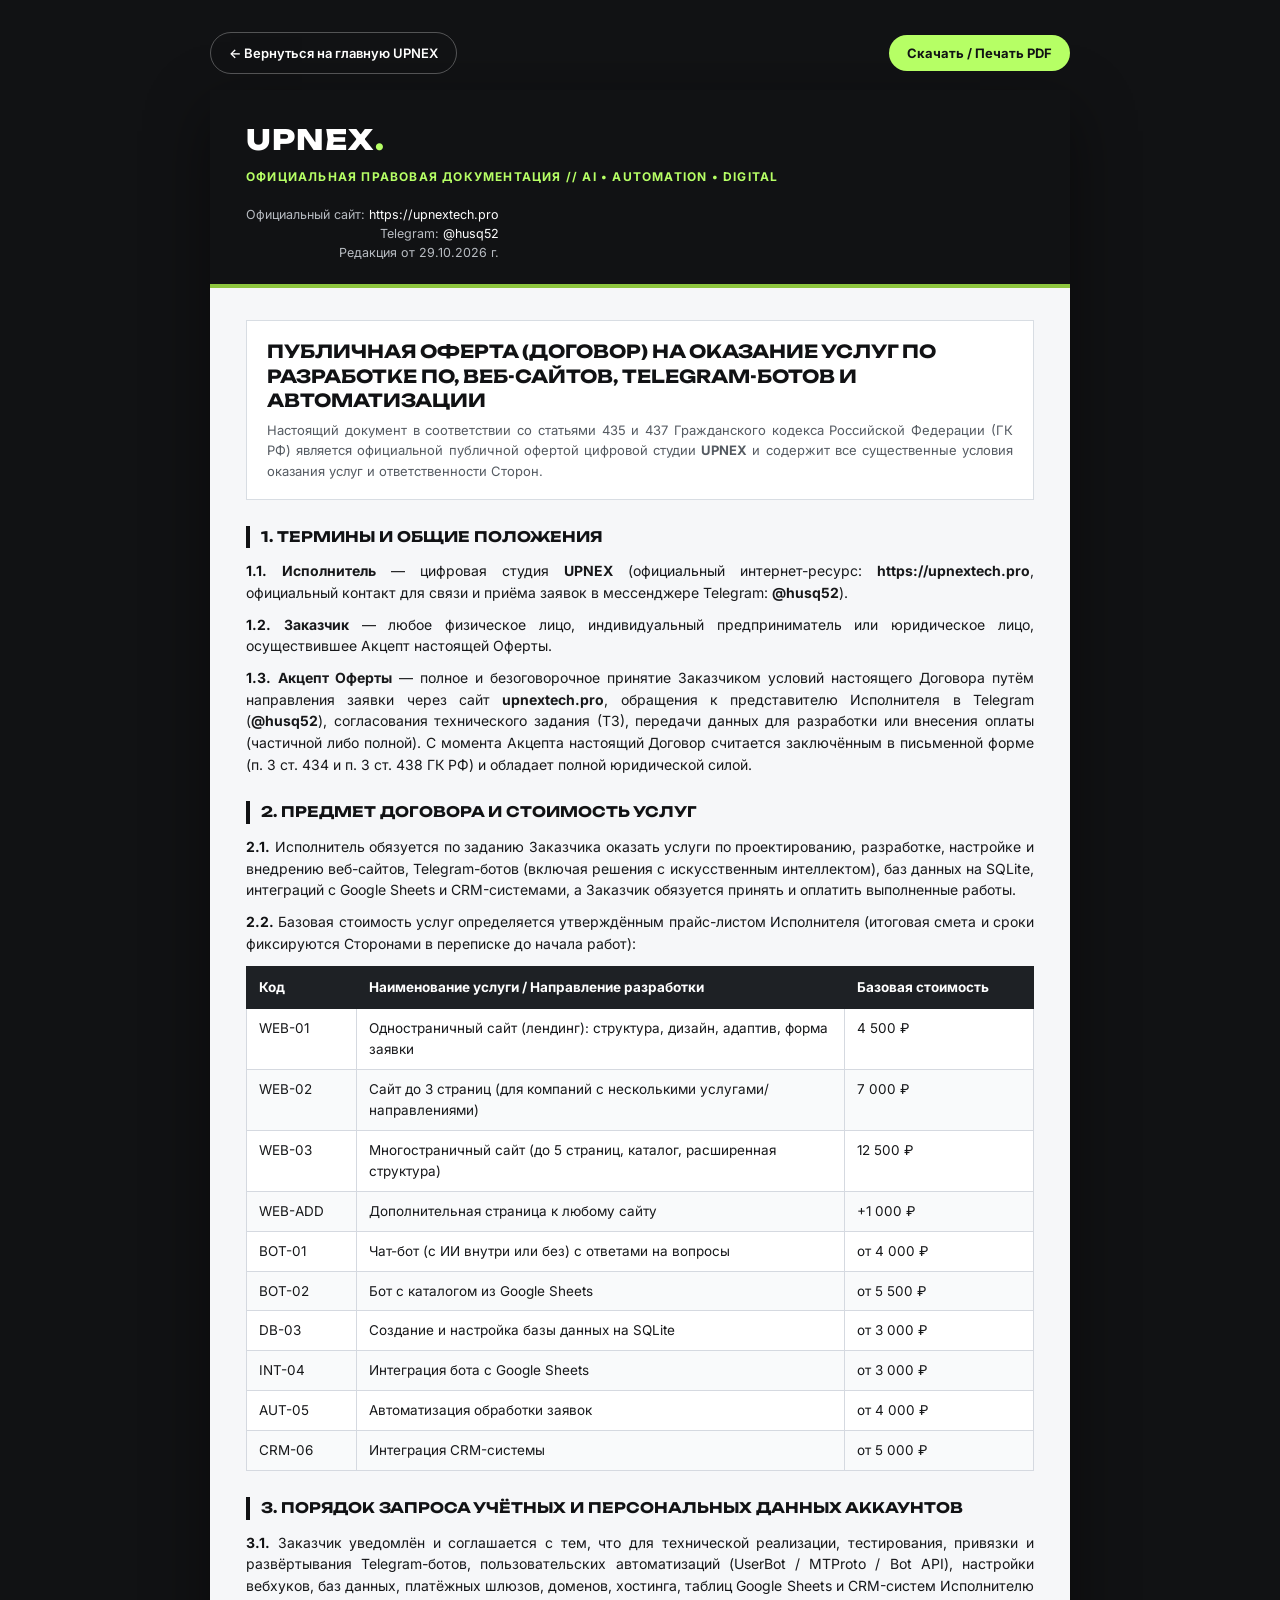
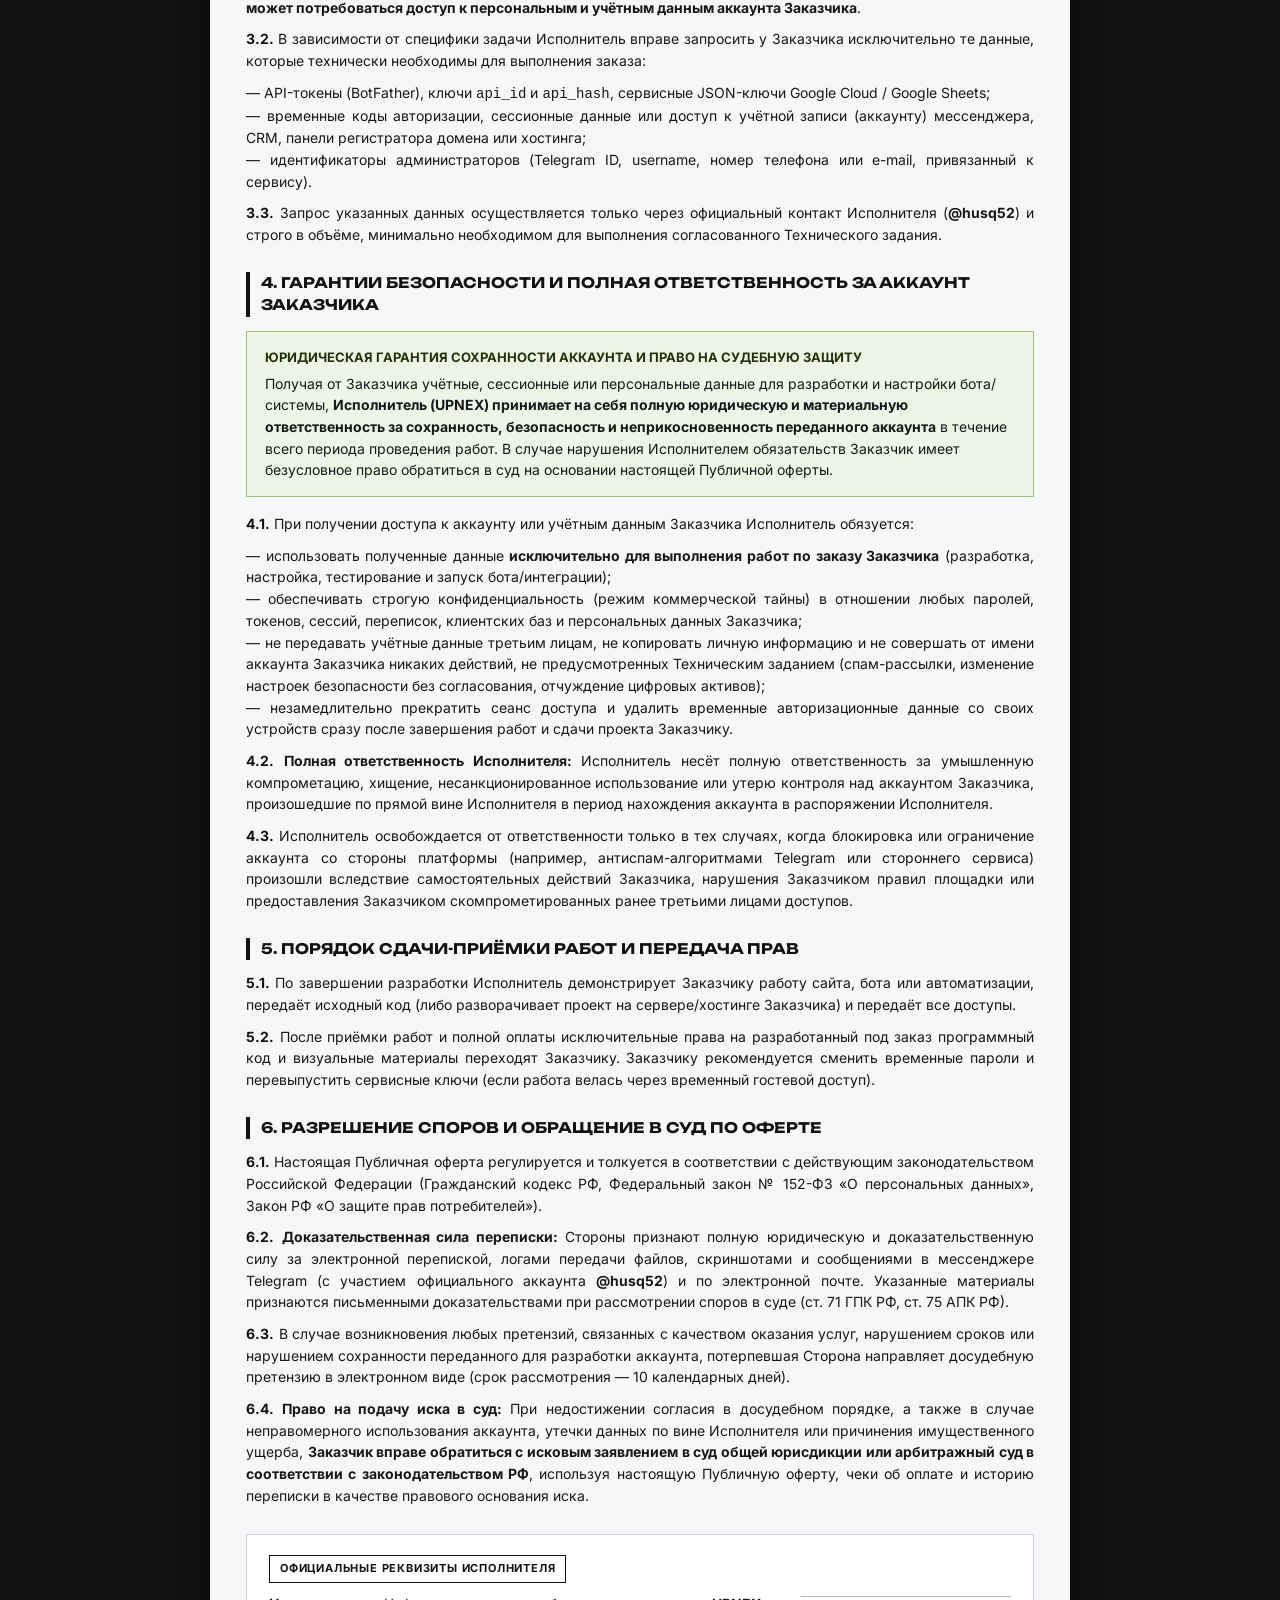
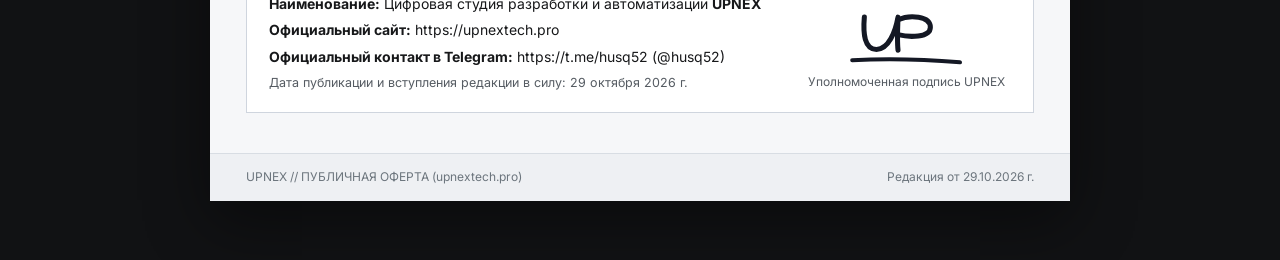
<file: upnex_publicofert.html>
<!DOCTYPE html>
<html lang="ru">
<head>
<meta charset="UTF-8">
<meta name="viewport" content="width=device-width, initial-scale=1.0">
<title>Публичная оферта — UPNEX</title>
<link rel="preconnect" href="https://fonts.googleapis.com">
<link rel="preconnect" href="https://fonts.gstatic.com" crossorigin>
<link href="https://fonts.googleapis.com/css2?family=Inter:wght@400;500;600;700&family=Unbounded:wght@700;800&display=swap" rel="stylesheet">
<style>
  *, *::before, *::after {
    box-sizing: border-box;
  }
  body {
    margin: 0;
    padding: 32px 16px 60px;
    background-color: #111214;
    color: #17181a;
    font-family: 'Inter', Arial, sans-serif;
    font-size: 14px;
    line-height: 1.55;
  }
  .doc-ActionsBar {
    max-width: 860px;
    margin: 0 auto 16px auto;
    display: flex;
    justify-content: space-between;
    align-items: center;
    gap: 12px;
  }
  .back-btn {
    display: inline-flex;
    align-items: center;
    gap: 8px;
    color: #ffffff;
    text-decoration: none;
    font-size: 13px;
    font-weight: 600;
    padding: 10px 18px;
    border: 1px solid rgba(255,255,255,0.28);
    border-radius: 999px;
    transition: background 0.2s, color 0.2s;
  }
  .back-btn:hover {
    background: #b6ff65;
    color: #111214;
    border-color: #b6ff65;
  }
  .print-btn {
    display: inline-flex;
    align-items: center;
    gap: 8px;
    background: #b6ff65;
    color: #111214;
    border: 0;
    border-radius: 999px;
    padding: 10px 18px;
    font-size: 13px;
    font-weight: 700;
    cursor: pointer;
    font-family: inherit;
  }
  .page-sheet {
    max-width: 860px;
    margin: 0 auto;
    background-color: #f6f7f9;
    box-shadow: 0 20px 60px rgba(0,0,0,0.45);
    overflow: hidden;
  }
  .top-banner {
    padding: 28px 36px 22px 36px;
    background-color: #111214;
    color: #ffffff;
    border-bottom: 4px solid #8ec63f;
    display: flex;
    justify-content: space-between;
    align-items: center;
    gap: 20px;
    flex-wrap: wrap;
  }
  .brand-title {
    font-family: 'Unbounded', sans-serif;
    font-size: 28px;
    font-weight: 800;
    letter-spacing: 0.04em;
    margin: 0 0 6px 0;
    color: #ffffff;
  }
  .brand-dot {
    color: #b6ff65;
  }
  .doc-subtitle {
    font-size: 12px;
    text-transform: uppercase;
    letter-spacing: 1.2px;
    color: #b6ff65;
    margin: 0;
    font-weight: 700;
  }
  .banner-right {
    text-align: right;
    font-size: 12.5px;
    color: #b8bcc2;
    line-height: 1.5;
  }
  .banner-right a {
    color: #ffffff;
    text-decoration: none;
  }
  .sheet-content {
    padding: 32px 36px 40px 36px;
  }
  .doc-header-box {
    background-color: #ffffff;
    border: 1px solid #d8dde3;
    padding: 18px 20px;
    margin-bottom: 22px;
  }
  h1 {
    font-family: 'Unbounded', sans-serif;
    font-size: 18px;
    line-height: 1.35;
    font-weight: 700;
    text-transform: uppercase;
    margin: 0 0 8px 0;
    color: #111214;
  }
  .meta-line {
    font-size: 13px;
    color: #555b62;
    margin: 0;
  }
  h2 {
    font-family: 'Unbounded', sans-serif;
    font-size: 14.5px;
    font-weight: 700;
    color: #111214;
    text-transform: uppercase;
    border-left: 4px solid #111214;
    padding-left: 11px;
    margin: 26px 0 12px 0;
  }
  p {
    margin: 0 0 10px 0;
    text-align: justify;
  }
  .clause-num {
    font-weight: 700;
    color: #111214;
  }
  .alert-box {
    background-color: #eef5e6;
    border: 1px solid #9fc46b;
    padding: 15px 18px;
    margin: 14px 0 16px 0;
  }
  .alert-title {
    font-weight: 700;
    font-size: 13px;
    color: #1f3308;
    margin-bottom: 6px;
    text-transform: uppercase;
  }
  .table-wrap {
    overflow-x: auto;
    margin: 12px 0 18px 0;
  }
  .price-table {
    width: 100%;
    border-collapse: collapse;
    background-color: #ffffff;
    font-size: 13.5px;
  }
  .price-table th {
    background-color: #1e2125;
    color: #ffffff;
    text-align: left;
    padding: 10px 12px;
    font-weight: 700;
    border: 1px solid #1e2125;
  }
  .price-table td {
    padding: 9px 12px;
    border: 1px solid #d5d9e0;
    vertical-align: top;
  }
  .price-table tr:nth-child(even) td {
    background-color: #f9fafb;
  }
  .sig-block {
    margin-top: 28px;
    background-color: #ffffff;
    border: 1px solid #cfd5de;
    padding: 20px 22px;
    display: flex;
    justify-content: space-between;
    align-items: flex-end;
    gap: 24px;
    flex-wrap: wrap;
  }
  .sig-col-left {
    flex: 1 1 320px;
  }
  .sig-col-right {
    flex: 0 0 auto;
    text-align: right;
  }
  .sig-box-inner {
    display: inline-block;
    text-align: center;
    border-top: 1px solid #aeb6c2;
    padding-top: 8px;
    width: 210px;
  }
  .sig-img {
    height: 64px;
    width: auto;
    display: block;
    margin: 0 auto 4px auto;
  }
  .sig-caption {
    font-size: 12px;
    color: #555b62;
  }
  .stamp-badge {
    display: inline-block;
    border: 1.5px solid #111214;
    padding: 4px 10px;
    font-size: 11px;
    font-weight: 700;
    letter-spacing: 0.8px;
    text-transform: uppercase;
    margin-bottom: 10px;
    color: #111214;
  }
  .sheet-footer {
    border-top: 1px solid #d8dde3;
    padding: 14px 36px;
    display: flex;
    justify-content: space-between;
    font-size: 12px;
    color: #6c757d;
    background: #eef0f3;
  }
  @media (max-width: 640px) {
    body { padding: 12px 8px 36px; }
    .top-banner, .sheet-content, .sheet-footer { padding-left: 18px; padding-right: 18px; }
    .banner-right { text-align: left; }
    h1 { font-size: 15px; }
    p { text-align: left; }
  }
  @media print {
    body { background: #f6f7f9; padding: 0; }
    .doc-ActionsBar { display: none; }
    .page-sheet { box-shadow: none; max-width: 100%; }
  }
</style>
</head>
<body>

<div class="doc-ActionsBar">
  <a href="index.html" class="back-btn">← Вернуться на главную UPNEX</a>
  <button class="print-btn" onclick="window.print()">Скачать / Печать PDF</button>
</div>

<div class="page-sheet">
  <div class="top-banner">
    <div class="banner-left">
      <div class="brand-title">UPNEX<span class="brand-dot">.</span></div>
      <div class="doc-subtitle">Официальная правовая документация // AI • Automation • Digital</div>
    </div>
    <div class="banner-right">
      Официальный сайт: <a href="https://upnextech.pro">https://upnextech.pro</a><br>
      Telegram: <a href="https://t.me/husq52" target="_blank" rel="noopener noreferrer">@husq52</a><br>
      Редакция от 29.10.2026 г.
    </div>
  </div>

  <div class="sheet-content">
    <div class="doc-header-box">
      <h1>Публичная оферта (Договор) на оказание услуг по разработке ПО, веб-сайтов, Telegram-ботов и автоматизации</h1>
      <p class="meta-line">Настоящий документ в соответствии со статьями 435 и 437 Гражданского кодекса Российской Федерации (ГК РФ) является официальной публичной офертой цифровой студии <strong>UPNEX</strong> и содержит все существенные условия оказания услуг и ответственности Сторон.</p>
    </div>

    <h2>1. Термины и общие положения</h2>
    <p><span class="clause-num">1.1.</span> <strong>Исполнитель</strong> — цифровая студия <strong>UPNEX</strong> (официальный интернет-ресурс: <strong>https://upnextech.pro</strong>, официальный контакт для связи и приёма заявок в мессенджере Telegram: <strong>@husq52</strong>).</p>
    <p><span class="clause-num">1.2.</span> <strong>Заказчик</strong> — любое физическое лицо, индивидуальный предприниматель или юридическое лицо, осуществившее Акцепт настоящей Оферты.</p>
    <p><span class="clause-num">1.3.</span> <strong>Акцепт Оферты</strong> — полное и безоговорочное принятие Заказчиком условий настоящего Договора путём направления заявки через сайт <strong>upnextech.pro</strong>, обращения к представителю Исполнителя в Telegram (<strong>@husq52</strong>), согласования технического задания (ТЗ), передачи данных для разработки или внесения оплаты (частичной либо полной). С момента Акцепта настоящий Договор считается заключённым в письменной форме (п. 3 ст. 434 и п. 3 ст. 438 ГК РФ) и обладает полной юридической силой.</p>
    <h2>2. Предмет договора и стоимость услуг</h2>
    <p><span class="clause-num">2.1.</span> Исполнитель обязуется по заданию Заказчика оказать услуги по проектированию, разработке, настройке и внедрению веб-сайтов, Telegram-ботов (включая решения с искусственным интеллектом), баз данных на SQLite, интеграций с Google Sheets и CRM-системами, а Заказчик обязуется принять и оплатить выполненные работы.</p>
    <p><span class="clause-num">2.2.</span> Базовая стоимость услуг определяется утверждённым прайс-листом Исполнителя (итоговая смета и сроки фиксируются Сторонами в переписке до начала работ):</p>

    <div class="table-wrap">
      <table class="price-table">
        <thead>
          <tr>
            <th style="width: 14%;">Код</th>
            <th style="width: 62%;">Наименование услуги / Направление разработки</th>
            <th style="width: 24%;">Базовая стоимость</th>
          </tr>
        </thead>
        <tbody>
          <tr>
            <td>WEB-01</td>
            <td>Одностраничный сайт (лендинг): структура, дизайн, адаптив, форма заявки</td>
            <td>4 500 ₽</td>
          </tr>
          <tr>
            <td>WEB-02</td>
            <td>Сайт до 3 страниц (для компаний с несколькими услугами/направлениями)</td>
            <td>7 000 ₽</td>
          </tr>
          <tr>
            <td>WEB-03</td>
            <td>Многостраничный сайт (до 5 страниц, каталог, расширенная структура)</td>
            <td>12 500 ₽</td>
          </tr>
          <tr>
            <td>WEB-ADD</td>
            <td>Дополнительная страница к любому сайту</td>
            <td>+1 000 ₽</td>
          </tr>
          <tr>
            <td>BOT-01</td>
            <td>Чат-бот (с ИИ внутри или без) с ответами на вопросы</td>
            <td>от 4 000 ₽</td>
          </tr>
          <tr>
            <td>BOT-02</td>
            <td>Бот с каталогом из Google Sheets</td>
            <td>от 5 500 ₽</td>
          </tr>
          <tr>
            <td>DB-03</td>
            <td>Создание и настройка базы данных на SQLite</td>
            <td>от 3 000 ₽</td>
          </tr>
          <tr>
            <td>INT-04</td>
            <td>Интеграция бота с Google Sheets</td>
            <td>от 3 000 ₽</td>
          </tr>
          <tr>
            <td>AUT-05</td>
            <td>Автоматизация обработки заявок</td>
            <td>от 4 000 ₽</td>
          </tr>
          <tr>
            <td>CRM-06</td>
            <td>Интеграция CRM-системы</td>
            <td>от 5 000 ₽</td>
          </tr>
        </tbody>
      </table>
    </div>

    <h2>3. Порядок запроса учётных и персональных данных аккаунтов</h2>
    <p><span class="clause-num">3.1.</span> Заказчик уведомлён и соглашается с тем, что для технической реализации, тестирования, привязки и развёртывания Telegram-ботов, пользовательских автоматизаций (UserBot / MTProto / Bot API), настройки вебхуков, баз данных, платёжных шлюзов, доменов, хостинга, таблиц Google Sheets и CRM-систем Исполнителю <strong>может потребоваться доступ к персональным и учётным данным аккаунта Заказчика</strong>.</p>
    <p><span class="clause-num">3.2.</span> В зависимости от специфики задачи Исполнитель вправе запросить у Заказчика исключительно те данные, которые технически необходимы для выполнения заказа:</p>
    <p>— API-токены (BotFather), ключи <code>api_id</code> и <code>api_hash</code>, сервисные JSON-ключи Google Cloud / Google Sheets;<br>
    — временные коды авторизации, сессионные данные или доступ к учётной записи (аккаунту) мессенджера, CRM, панели регистратора домена или хостинга;<br>
    — идентификаторы администраторов (Telegram ID, username, номер телефона или e-mail, привязанный к сервису).</p>
    <p><span class="clause-num">3.3.</span> Запрос указанных данных осуществляется только через официальный контакт Исполнителя (<strong>@husq52</strong>) и строго в объёме, минимально необходимом для выполнения согласованного Технического задания.</p>

    <h2>4. Гарантии безопасности и полная ответственность за аккаунт Заказчика</h2>

    <div class="alert-box">
      <div class="alert-title">Юридическая гарантия сохранности аккаунта и право на судебную защиту</div>
      Получая от Заказчика учётные, сессионные или персональные данные для разработки и настройки бота/системы, <strong>Исполнитель (UPNEX) принимает на себя полную юридическую и материальную ответственность за сохранность, безопасность и неприкосновенность переданного аккаунта</strong> в течение всего периода проведения работ. В случае нарушения Исполнителем обязательств Заказчик имеет безусловное право обратиться в суд на основании настоящей Публичной оферты.
    </div>

    <p><span class="clause-num">4.1.</span> При получении доступа к аккаунту или учётным данным Заказчика Исполнитель обязуется:</p>
    <p>— использовать полученные данные <strong>исключительно для выполнения работ по заказу Заказчика</strong> (разработка, настройка, тестирование и запуск бота/интеграции);<br>
    — обеспечивать строгую конфиденциальность (режим коммерческой тайны) в отношении любых паролей, токенов, сессий, переписок, клиентских баз и персональных данных Заказчика;<br>
    — не передавать учётные данные третьим лицам, не копировать личную информацию и не совершать от имени аккаунта Заказчика никаких действий, не предусмотренных Техническим заданием (спам-рассылки, изменение настроек безопасности без согласования, отчуждение цифровых активов);<br>
    — незамедлительно прекратить сеанс доступа и удалить временные авторизационные данные со своих устройств сразу после завершения работ и сдачи проекта Заказчику.</p>
    <p><span class="clause-num">4.2.</span> <strong>Полная ответственность Исполнителя:</strong> Исполнитель несёт полную ответственность за умышленную компрометацию, хищение, несанкционированное использование или утерю контроля над аккаунтом Заказчика, произошедшие по прямой вине Исполнителя в период нахождения аккаунта в распоряжении Исполнителя.</p>
    <p><span class="clause-num">4.3.</span> Исполнитель освобождается от ответственности только в тех случаях, когда блокировка или ограничение аккаунта со стороны платформы (например, антиспам-алгоритмами Telegram или стороннего сервиса) произошли вследствие самостоятельных действий Заказчика, нарушения Заказчиком правил площадки или предоставления Заказчиком скомпрометированных ранее третьими лицами доступов.</p>

    <h2>5. Порядок сдачи-приёмки работ и передача прав</h2>
    <p><span class="clause-num">5.1.</span> По завершении разработки Исполнитель демонстрирует Заказчику работу сайта, бота или автоматизации, передаёт исходный код (либо разворачивает проект на сервере/хостинге Заказчика) и передаёт все доступы.</p>
    <p><span class="clause-num">5.2.</span> После приёмки работ и полной оплаты исключительные права на разработанный под заказ программный код и визуальные материалы переходят Заказчику. Заказчику рекомендуется сменить временные пароли и перевыпустить сервисные ключи (если работа велась через временный гостевой доступ).</p>

    <h2>6. Разрешение споров и обращение в суд по оферте</h2>
    <p><span class="clause-num">6.1.</span> Настоящая Публичная оферта регулируется и толкуется в соответствии с действующим законодательством Российской Федерации (Гражданский кодекс РФ, Федеральный закон № 152-ФЗ «О персональных данных», Закон РФ «О защите прав потребителей»).</p>
    <p><span class="clause-num">6.2.</span> <strong>Доказательственная сила переписки:</strong> Стороны признают полную юридическую и доказательственную силу за электронной перепиской, логами передачи файлов, скриншотами и сообщениями в мессенджере Telegram (с участием официального аккаунта <strong>@husq52</strong>) и по электронной почте. Указанные материалы признаются письменными доказательствами при рассмотрении споров в суде (ст. 71 ГПК РФ, ст. 75 АПК РФ).</p>
    <p><span class="clause-num">6.3.</span> В случае возникновения любых претензий, связанных с качеством оказания услуг, нарушением сроков или нарушением сохранности переданного для разработки аккаунта, потерпевшая Сторона направляет досудебную претензию в электронном виде (срок рассмотрения — 10 календарных дней).</p>
    <p><span class="clause-num">6.4.</span> <strong>Право на подачу иска в суд:</strong> При недостижении согласия в досудебном порядке, а также в случае неправомерного использования аккаунта, утечки данных по вине Исполнителя или причинения имущественного ущерба, <strong>Заказчик вправе обратиться с исковым заявлением в суд общей юрисдикции или арбитражный суд в соответствии с законодательством РФ</strong>, используя настоящую Публичную оферту, чеки об оплате и историю переписки в качестве правового основания иска.</p>

    <div class="sig-block">
      <div class="sig-col-left">
        <div class="stamp-badge">ОФИЦИАЛЬНЫЕ РЕКВИЗИТЫ ИСПОЛНИТЕЛЯ</div>
        <p style="margin-bottom: 5px;"><strong>Наименование:</strong> Цифровая студия разработки и автоматизации <strong>UPNEX</strong></p>
        <p style="margin-bottom: 5px;"><strong>Официальный сайт:</strong> https://upnextech.pro</p>
        <p style="margin-bottom: 5px;"><strong>Официальный контакт в Telegram:</strong> https://t.me/husq52 (@husq52)</p>
        <p style="margin-bottom: 0; font-size: 12.5px; color: #555b62;">Дата публикации и вступления редакции в силу: 29 октября 2026 г.</p>
      </div>
      <div class="sig-col-right">
        <div class="sig-box-inner">
          <svg class="sig-img" viewBox="0 0 220 95" fill="none" xmlns="http://www.w3.org/2000/svg">
            <path d="M48 18 C46 42, 48 66, 66 66 C84 66, 94 40, 98 18 C97 42, 97 58, 98 67" stroke="#141824" stroke-width="7.5" stroke-linecap="round" stroke-linejoin="round"/>
            <path d="M98 22 C115 14, 146 16, 146 33 C146 49, 114 48, 98 44" stroke="#141824" stroke-width="7.5" stroke-linecap="round" stroke-linejoin="round"/>
            <path d="M30 82 C82 79, 142 81, 190 85" stroke="#141824" stroke-width="6" stroke-linecap="round"/>
          </svg>
          <div class="sig-caption">Уполномоченная подпись UPNEX</div>
        </div>
      </div>
    </div>
  </div>

  <div class="sheet-footer">
    <span>UPNEX // ПУБЛИЧНАЯ ОФЕРТА (upnextech.pro)</span>
    <span>Редакция от 29.10.2026 г.</span>
  </div>
</div>

</body>
</html>
</file>
<file: style.css>
:root {
  --site-primary: #111214;
  --site-secondary: #e9e9e5;
  --site-background: #f5f5f2;
  --site-on-primary: #ffffff;
  --site-on-secondary: #171819;
  --site-on-background: #171819;
  --site-font-body: 'Inter', ui-sans-serif, system-ui, -apple-system, BlinkMacSystemFont, "Segoe UI", sans-serif;
  --site-font-heading: 'Unbounded', 'Syne', sans-serif;
  --site-heading-scale: 1;
  --site-spacing-scale: 1;
  --site-radius-scale: 1;
  --site-decoration-opacity: 1;
  color-scheme: light dark;
}

* {
  box-sizing: border-box;
}

html {
  scroll-behavior: smooth;
}

body {
  margin: 0;
  font-family: var(--site-font-body);
  background: light-dark(#f5f5f2, #101112);
  color: light-dark(#171819, #f4f4f1);
  font-size: 16px;
}

#app {
  min-height: 100vh;
  width: 100%;
  border-radius: 0;
  background-color: var(--site-background);
  color: var(--site-on-background);
  overflow: hidden;
}

a {
  color: inherit;
  text-decoration: none;
}

button,
input,
textarea,
select {
  font: inherit;
}

.container {
  width: min(1180px, calc(100% - 48px));
  margin: 0 auto;
}

header {
  position: absolute;
  top: 0;
  left: 0;
  width: 100%;
  z-index: 5;
  color: #fff;
}

.nav {
  height: 88px;
  display: flex;
  align-items: center;
  justify-content: space-between;
  border-bottom: 1px solid rgba(255, 255, 255, .18);
}

.logo {
  font-family: var(--site-font-heading);
  font-size: 24px;
  font-weight: 800;
  letter-spacing: .04em;
}

.logo span {
  color: #b6ff65;
}

.nav-links {
  display: flex;
  gap: 34px;
  align-items: center;
  font-size: 15px;
  font-weight: 500;
  color: rgba(255, 255, 255, .78);
}

.nav-links a:hover {
  color: #fff;
}

.nav-cta {
  border: 1px solid rgba(255, 255, 255, .55);
  padding: 13px 20px;
  border-radius: 999px;
  font-size: 14px;
  font-weight: 600;
  transition: background .2s, color .2s;
}

.nav-cta:hover {
  background: #fff;
  color: #111214;
}

.hero {
  min-height: 760px;
  padding: 190px 0 110px;
  color: #fff;
  background: #111214;
  position: relative;
  isolation: isolate;
}

.hero::before {
  content: "";
  position: absolute;
  z-index: -1;
  width: 560px;
  height: 560px;
  right: 5%;
  top: 130px;
  border-radius: 50%;
  background: radial-gradient(circle, rgba(182, 255, 101, .17), rgba(182, 255, 101, 0) 68%);
  opacity: var(--site-decoration-opacity);
}

.eyebrow {
  text-transform: uppercase;
  letter-spacing: .14em;
  font-size: 13px;
  font-weight: 700;
  color: #b6ff65;
}

.hero h1 {
  max-width: 980px;
  margin: 28px 0 26px;
  font-family: var(--site-font-heading);
  font-size: clamp(42px, 6.5vw, 84px);
  line-height: 1.02;
  letter-spacing: -.03em;
  font-weight: 800;
}

.hero h1 span {
  color: #b6ff65;
}

.hero-copy {
  max-width: 540px;
  color: rgba(255, 255, 255, .78);
  font-size: 19px;
  line-height: 1.6;
}

.hero-actions {
  display: flex;
  gap: 14px;
  margin-top: 38px;
  flex-wrap: wrap;
}

.btn {
  display: inline-flex;
  align-items: center;
  justify-content: center;
  gap: 12px;
  padding: 17px 26px;
  border-radius: 999px;
  font-size: 15px;
  font-weight: 700;
  transition: transform .2s, background .2s;
  cursor: pointer;
  border: 0;
}

.btn:hover {
  transform: translateY(-2px);
}

.btn-primary {
  background: #b6ff65;
  color: #111214;
}

.btn-ghost {
  color: #fff;
  border: 1px solid rgba(255, 255, 255, .35);
  background: transparent;
}

.btn-light-card {
  color: #171819;
  border-color: #cfd0ca;
}

.hero-bottom {
  margin-top: 100px;
  display: flex;
  justify-content: space-between;
  align-items: end;
  gap: 30px;
  color: rgba(255, 255, 255, .55);
  font-size: 13px;
  text-transform: uppercase;
  letter-spacing: .12em;
}

.hero-index {
  font-size: 14px;
  color: rgba(255, 255, 255, .8);
  font-weight: 600;
}

.section {
  padding: 110px 0;
}

.section-faq {
  padding-top: 20px;
}

.section-light {
  background: #f5f5f2;
  color: #171819;
}

.section-dark {
  background: #111214;
  color: #f4f4f1;
}

.section-muted {
  background: #e9e9e5;
  color: #171819;
}.section-head {
  display: flex;
  justify-content: space-between;
  align-items: end;
  gap: 40px;
  margin-bottom: 60px;
}

.kicker {
  color: #686c66;
  text-transform: uppercase;
  letter-spacing: .14em;
  font-size: 13px;
  font-weight: 800;
}

h2 {
  font-family: var(--site-font-heading);
  margin: 16px 0 0;
  max-width: 740px;
  font-size: clamp(30px, 4.2vw, 52px);
  line-height: 1.08;
  letter-spacing: -.03em;
  font-weight: 700;
}

.section-intro {
  max-width: 360px;
  color: #5c5f59;
  line-height: 1.6;
  font-size: 16px;
}

.services-grid {
  display: grid;
  grid-template-columns: repeat(3, 1fr);
  border-top: 1px solid #cfd0ca;
}

.service {
  min-height: 280px;
  padding: 30px 26px 30px 0;
  border-bottom: 1px solid #cfd0ca;
  display: flex;
  flex-direction: column;
}

.service + .service {
  border-left: 1px solid #cfd0ca;
  padding-left: 26px;
}

.service-number {
  color: #6e716a;
  font-size: 13px;
  font-weight: 700;
  letter-spacing: .06em;
}

.service h3 {
  font-family: var(--site-font-heading);
  font-size: 22px;
  letter-spacing: -.02em;
  margin: 44px 0 14px;
}

.service p {
  max-width: 310px;
  color: #5c5f59;
  font-size: 16px;
  line-height: 1.6;
  margin: 0;
}

.service-link {
  display: inline-block;
  margin-top: auto;
  padding-top: 24px;
  font-size: 15px;
  font-weight: 700;
}

.service-link span {
  color: #69982d;
  margin-left: 6px;
}

.statement {
  display: grid;
  grid-template-columns: 1fr 1fr;
  gap: 80px;
  align-items: start;
}

.statement h2 {
  max-width: 600px;
}

.statement-copy {
  padding-top: 10px;
  color: rgba(255, 255, 255, .75);
  font-size: 18px;
  line-height: 1.7;
}

.statement-copy strong {
  color: #fff;
  font-weight: 600;
}

.metrics {
  display: grid;
  grid-template-columns: repeat(3, 1fr);
  gap: 1px;
  background: rgba(255, 255, 255, .18);
  margin-top: 80px;
}

.metric {
  background: #111214;
  padding: 30px 26px;
}

.metric strong {
  font-family: var(--site-font-heading);
  display: block;
  font-size: 38px;
  letter-spacing: -.03em;
  color: #b6ff65;
  margin-bottom: 6px;
}

.metric span {
  color: rgba(255, 255, 255, .7);
  font-size: 14px;
  text-transform: uppercase;
  letter-spacing: .1em;
  font-weight: 600;
}

.steps {
  display: grid;
  grid-template-columns: repeat(4, 1fr);
  border-top: 1px solid #cfd0ca;
}

.step {
  padding: 28px 22px 10px 0;
  min-height: 200px;
}

.step + .step {
  border-left: 1px solid #cfd0ca;
  padding-left: 22px;
}

.step-no {
  font-size: 14px;
  font-weight: 700;
  color: #6e716a;
}

.step h3 {
  font-family: var(--site-font-heading);
  font-size: 19px;
  margin: 38px 0 12px;
  letter-spacing: -.02em;
}

.step p {
  color: #5c5f59;
  font-size: 15px;
  line-height: 1.6;
  max-width: 230px;
}

.work-card {
  background: #d8d9d2;
  min-height: 350px;
  padding: 34px;
  display: flex;
  flex-direction: column;
  justify-content: space-between;
  position: relative;
  overflow: hidden;
}

.work-card:nth-child(2) {
  background: #202321;
  color: #fff;
}

.work-card:nth-child(3) {
  background: #b6ff65;
  color: #111214;
}

.work-top {
  display: flex;
  justify-content: space-between;
  font-size: 13px;
  font-weight: 700;
  text-transform: uppercase;
  letter-spacing: .1em;
  opacity: .75;
}

.work-visual {
  align-self: center;
  width: 78%;
  height: 140px;
  border: 1px solid currentColor;
  opacity: .45;
  position: relative;
}

.work-visual::before {
  content: "";
  position: absolute;
  left: 10%;
  right: 10%;
  top: 24%;
  height: 10px;
  background: currentColor;
  opacity: .45;
}

.work-visual::after {
  content: "";
  position: absolute;
  left: 10%;
  top: 43%;
  width: 42%;
  height: 48px;
  border: 1px solid currentColor;
}

.work-card h3 {
  font-family: var(--site-font-heading);
  font-size: 23px;
  letter-spacing: -.02em;
  margin: 0;
}

.work-card p {
  font-size: 15px;
  opacity: .8;
  margin: 8px 0 0;
}

.work-grid {
  display: grid;
  grid-template-columns: repeat(3, 1fr);
  gap: 14px;
}
.pricing-grid {
  display: grid;
  grid-template-columns: repeat(3, 1fr);
  gap: 14px;
  align-items: stretch;
}

.price-card {
  padding: 34px 30px;
  background: #fff;
  border: 1px solid #dedfd9;
  min-height: 380px;
  display: flex;
  flex-direction: column;
}

.price-card.featured {
  background: #111214;
  color: #fff;
  border-color: #111214;
}

.price-label {
  color: #6e716a;
  text-transform: uppercase;
  letter-spacing: .12em;
  font-size: 13px;
  font-weight: 700;
}

.price-card.featured .price-label {
  color: #b6ff65;
}

.price-card h3 {
  font-family: var(--site-font-heading);
  font-size: 22px;
  letter-spacing: -.02em;
  margin: 24px 0 12px;
}

.price-desc {
  color: #686b65;
  font-size: 15px;
  line-height: 1.55;
  min-height: 46px;
}

.price-card.featured .price-desc {
  color: rgba(255, 255, 255, .75);
}

.price {
  font-family: var(--site-font-heading);
  font-size: 30px;
  letter-spacing: -.03em;
  margin: 24px 0;
  font-weight: 800;
}

.price-card ul {
  list-style: none;
  padding: 0;
  margin: 0 0 30px;
  color: #5c5f59;
  font-size: 15px;
  line-height: 2.1;
}

.price-card.featured ul {
  color: rgba(255, 255, 255, .8);
}

.price-card li::before {
  content: "＋";
  color: #78a839;
  margin-right: 10px;
  font-weight: 700;
}

.price-card .btn {
  margin-top: auto;
}

.faq-list {
  border-top: 1px solid #cfd0ca;
}

.faq-item {
  border-bottom: 1px solid #cfd0ca;
}

.faq-q {
  font-family: var(--site-font-heading);
  width: 100%;
  padding: 26px 0;
  border: 0;
  background: transparent;
  display: flex;
  justify-content: space-between;
  align-items: center;
  text-align: left;
  cursor: pointer;
  font-size: 19px;
  font-weight: 600;
  color: inherit;
}

.faq-q span:last-child {
  font-size: 24px;
  color: #6e716a;
  transition: transform .2s;
}

.faq-a {
  display: none;
  max-width: 680px;
  color: #5c5f59;
  font-size: 16px;
  line-height: 1.65;
  padding: 0 0 26px;
}

.faq-item.open .faq-a {
  display: block;
}

.faq-item.open .faq-q span:last-child {
  transform: rotate(45deg);
}

.contact {
  background: #b6ff65;
  color: #111214;
  padding: 110px 0;
}

.contact-layout {
  display: grid;
  grid-template-columns: 1fr 440px;
  gap: 70px;
  align-items: start;
}

.contact h2 {
  max-width: 620px;
}

.contact-copy {
  margin-top: 22px;
  color: rgba(17, 18, 20, .78);
  font-size: 17px;
  line-height: 1.6;
  max-width: 420px;
}

.form {
  background: rgba(255, 255, 255, .55);
  padding: 32px;
}

.form label {
  display: block;
  font-size: 12px;
  font-weight: 700;
  text-transform: uppercase;
  letter-spacing: .1em;
  margin: 0 0 8px;
}

.form input,
.form textarea,
.form select {
  width: 100%;
  padding: 14px 0;
  margin-bottom: 22px;
  border: 0;
  border-bottom: 1px solid rgba(17, 18, 20, .35);
  background: transparent;
  color: #111214;
  outline: none;
  border-radius: 0;
  font-size: 16px;
}

.form input::placeholder,
.form textarea::placeholder {
  color: rgba(17, 18, 20, .5);
}

.form textarea {
  resize: vertical;
  min-height: 70px;
}

.form .btn {
  width: 100%;
  background: #111214;
  color: #fff;
  font-size: 15px;
}

.form-note {
  font-size: 13px;
  line-height: 1.5;
  color: rgba(17, 18, 20, .68);
  margin-top: 14px;
}

footer {
  background: #111214;
  color: #fff;
  padding: 36px 0;
}

.footer-row {
  display: flex;
  justify-content: space-between;
  align-items: center;
  gap: 24px;
}

.footer-meta {
  color: rgba(255, 255, 255, .6);
  font-size: 14px;
}

.footer-links {
  display: flex;
  flex-wrap: wrap;
  gap:14px 24px;
  color: rgba(255, 255, 255, .78);
  font-size: 14px;
}

.footer-links a:hover {
  color: #fff;
}

@media (max-width: 800px) {
  .container {
    width: min(100% - 36px, 600px);
  }
  .nav {
    height: 74px;
  }
  .nav-links {
    display: none;
  }
  .hero {
    min-height: 680px;
    padding: 150px 0 70px;
  }
  .hero h1 {
    font-size: clamp(34px, 10vw, 56px);
  }
  .hero-bottom {
    margin-top: 70px;
  }
  .section {
    padding: 80px 0;
  }
  .section-head,
  .statement,
  .contact-layout {
    display: block;
  }
  .section-intro {
    margin-top: 20px;
  }
  .services-grid,
  .work-grid,
  .pricing-grid {
    grid-template-columns: 1fr;
  }
  .service {
    min-height: 210px;
    padding: 24px 0;
  }
  .service + .service {
    border-left: 0;
    padding-left: 0;
  }
  .service h3 {
    margin-top: 28px;
  }
  .statement-copy {
    margin-top: 26px;
  }
  .metrics {
    grid-template-columns: 1fr;
    margin-top: 50px;
  }
  .metric {
    padding: 24px;
  }
  .steps {
    grid-template-columns: 1fr 1fr;
  }
  .step {
    min-height: 180px;
  }
  .step:nth-child(3) {
    border-left: 0;
    padding-left: 0;
  }
  .work-card {
    min-height: 290px;
  }
  .price-card {
    min-height: auto;
  }
  .contact-layout .form {
    margin-top: 38px;
  }
  .footer-row {
    align-items: flex-start;
    flex-direction: column;
  }
}

@media (prefers-color-scheme: dark) {
  body {
    background: #101112;
  }
}
</file>
